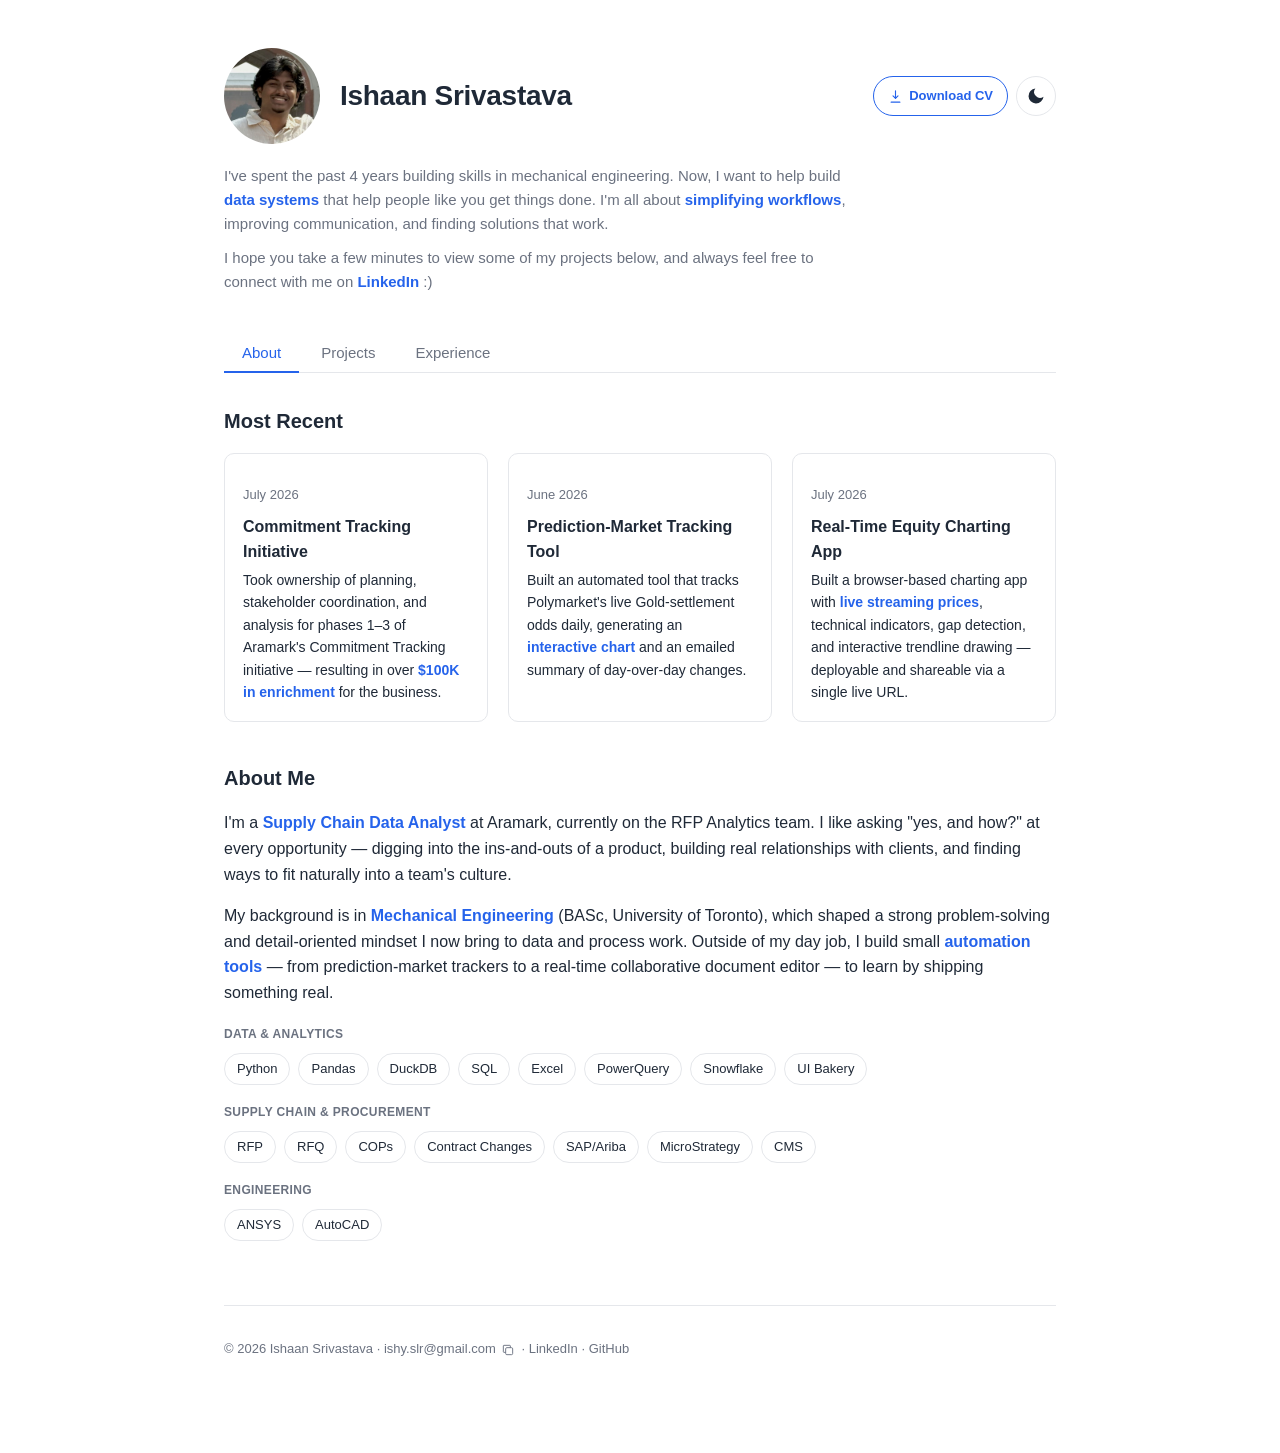
<file: index.html>
<!DOCTYPE html>
<html lang="en">
<head>
  <meta charset="UTF-8" />
  <meta name="viewport" content="width=device-width, initial-scale=1.0" />
  <title>Ishaan Srivastava — Portfolio</title>
  <meta name="description" content="Portfolio of Ishaan Srivastava, a Supply Chain Data Analyst at Aramark with a Mechanical Engineering background, building automation tools and AI-assisted side projects." />
  <meta property="og:type" content="website" />
  <meta property="og:title" content="Ishaan Srivastava — Portfolio" />
  <meta property="og:description" content="Portfolio of Ishaan Srivastava, a Supply Chain Data Analyst at Aramark with a Mechanical Engineering background, building automation tools and AI-assisted side projects." />
  <meta property="og:image" content="https://ishaansrivastava1.github.io/website-v7/avatar.jpg" />
  <meta property="og:image:alt" content="Photo of Ishaan Srivastava" />
  <meta name="twitter:card" content="summary_large_image" />
  <meta name="twitter:title" content="Ishaan Srivastava — Portfolio" />
  <meta name="twitter:description" content="Portfolio of Ishaan Srivastava, a Supply Chain Data Analyst at Aramark with a Mechanical Engineering background, building automation tools and AI-assisted side projects." />
  <meta name="twitter:image" content="https://ishaansrivastava1.github.io/website-v7/avatar.jpg" />
  <link rel="icon" type="image/png" href="favicon.png" />
  <link rel="apple-touch-icon" href="favicon.png" />
  <link rel="stylesheet" href="styles.css" />
</head>
<body>
  <div class="page">
    <header class="header">
      <div class="header-top">
        <div class="avatar">
          <img src="avatar.jpg" alt="Photo of Ishaan Srivastava" width="96" height="96" />
        </div>
        <div class="header-text">
          <h1>Ishaan Srivastava</h1>
        </div>
        <div class="header-actions">
          <a
            class="cv-download"
            href="Ishaan-Srivastava-CV.pdf"
            download
            aria-label="Download CV as PDF"
            title="Download CV (PDF)"
          >
            <svg viewBox="0 0 24 24" fill="none" xmlns="http://www.w3.org/2000/svg" aria-hidden="true">
              <path d="M12 3v12m0 0l-4-4m4 4l4-4M5 21h14" stroke="currentColor" stroke-width="1.8" stroke-linecap="round" stroke-linejoin="round" />
            </svg>
            <span class="cv-label">Download CV</span>
          </a>
          <button
            id="theme-toggle"
            class="icon-button"
            type="button"
            aria-label="Switch to dark mode"
            title="Switch to dark mode"
          >
            <svg class="icon-moon" viewBox="0 0 24 24" fill="none" xmlns="http://www.w3.org/2000/svg" aria-hidden="true">
              <path d="M21 12.79A9 9 0 1 1 11.21 3 7 7 0 0 0 21 12.79z" fill="currentColor" />
            </svg>
            <svg class="icon-sun" viewBox="0 0 24 24" fill="none" xmlns="http://www.w3.org/2000/svg" aria-hidden="true" hidden>
              <circle cx="12" cy="12" r="4" fill="currentColor" />
              <path d="M12 2v2M12 20v2M4 12H2M22 12h-2M5 5l1.5 1.5M17.5 17.5L19 19M5 19l1.5-1.5M17.5 6.5L19 5" stroke="currentColor" stroke-width="2" stroke-linecap="round" />
            </svg>
          </button>
        </div>
      </div>
      <div class="header-bio">
        <p>
          I've spent the past 4 years building skills in mechanical engineering. Now, I want to help
          build <span class="highlight">data systems</span> that help people like you get things done.
          I'm all about <span class="highlight">simplifying workflows</span>, improving communication,
          and finding solutions that work.
        </p>
        <p>
          I hope you take a few minutes to view some of my projects below, and always feel free to
          connect with me on
          <a href="https://www.linkedin.com/in/ishaan-srivastava-78034918b/" target="_blank" rel="noopener noreferrer">LinkedIn</a> :)
        </p>
      </div>
    </header>

    <nav class="tabs" role="tablist">
      <button class="tab-btn active" data-tab="about" role="tab" aria-selected="true">About</button>
      <button class="tab-btn" data-tab="projects" role="tab" aria-selected="false">Projects</button>
      <button class="tab-btn" data-tab="experience" role="tab" aria-selected="false">Experience</button>
    </nav>

    <main class="content">
      <section id="about" class="tab-panel" role="tabpanel">
        <h2>Most Recent</h2>
        <div class="card-grid">
          <a class="card" href="#experience">
            <p class="caption">July 2026</p>
            <h3>Commitment Tracking Initiative</h3>
            <p>Took ownership of planning, stakeholder coordination, and analysis for phases 1–3 of Aramark's Commitment Tracking initiative — resulting in over <span class="highlight">$100K in enrichment</span> for the business.</p>
          </a>
          <a class="card" href="project-gold-odds.html">
            <p class="caption">June 2026</p>
            <h3>Prediction-Market Tracking Tool</h3>
            <p>Built an automated tool that tracks Polymarket's live Gold-settlement odds daily, generating an <span class="highlight">interactive chart</span> and an emailed summary of day-over-day changes.</p>
          </a>
          <a class="card" href="project-equity-charts.html">
            <p class="caption">July 2026</p>
            <h3>Real-Time Equity Charting App</h3>
            <p>Built a browser-based charting app with <span class="highlight">live streaming prices</span>, technical indicators, gap detection, and interactive trendline drawing — deployable and shareable via a single live URL.</p>
          </a>
        </div>

        <h2>About Me</h2>
        <p>
          I'm a <span class="highlight">Supply Chain Data Analyst</span> at Aramark, currently on the RFP
          Analytics team. I like asking "yes, and how?" at every opportunity — digging into the
          ins-and-outs of a product, building real relationships with clients, and finding ways to fit
          naturally into a team's culture.
        </p>
        <p>
          My background is in <span class="highlight">Mechanical Engineering</span> (BASc, University of
          Toronto), which shaped a strong problem-solving and detail-oriented mindset I now bring to data
          and process work. Outside of my day job, I build small <span class="highlight">automation tools</span>
          — from prediction-market trackers to a real-time collaborative document editor — to learn by
          shipping something real.
        </p>
        <div class="skill-groups">
          <div class="skill-group">
            <p class="skill-group-label">Data &amp; Analytics</p>
            <div class="skill-tags">
              <span class="tag">Python</span>
              <span class="tag">Pandas</span>
              <span class="tag">DuckDB</span>
              <span class="tag">SQL</span>
              <span class="tag">Excel</span>
              <span class="tag">PowerQuery</span>
              <span class="tag">Snowflake</span>
              <span class="tag">UI Bakery</span>
            </div>
          </div>
          <div class="skill-group">
            <p class="skill-group-label">Supply Chain &amp; Procurement</p>
            <div class="skill-tags">
              <span class="tag">RFP</span>
              <span class="tag">RFQ</span>
              <span class="tag">COPs</span>
              <span class="tag">Contract Changes</span>
              <span class="tag">SAP/Ariba</span>
              <span class="tag">MicroStrategy</span>
              <span class="tag">CMS</span>
            </div>
          </div>
          <div class="skill-group">
            <p class="skill-group-label">Engineering</p>
            <div class="skill-tags">
              <span class="tag">ANSYS</span>
              <span class="tag">AutoCAD</span>
            </div>
          </div>
        </div>
      </section>

      <section id="projects" class="tab-panel" role="tabpanel" hidden>
        <h2>Personal Projects</h2>
        <div class="card-grid">
          <a class="card" href="project-equity-charts.html">
            <h3>Real-Time Equity Charting App</h3>
            <p class="caption">Python · FastAPI · WebSockets · Alpaca API · TradingView Lightweight Charts · Render</p>
            <p>A browser-based mini trading terminal: searchable tickers, <span class="highlight">live streaming prices</span>, candlestick charts with gap detection, EMA/SMA/Bollinger/RSI/MACD indicators, and interactive trendline drawing.</p>
          </a>
          <a class="card" href="project-gold-odds.html">
            <h3>Automated Prediction-Market Tracking</h3>
            <p class="caption">Python · REST APIs · Matplotlib · Plotly · SMTP · Cron · Bash</p>
            <p>Built a tool that checks Polymarket's odds on June Gold prices daily, tracks how odds shift over time, and emails a summary highlighting the <span class="highlight">biggest changes</span> — plus an interactive, zoomable chart.</p>
          </a>
          <a class="card" href="project-mu-ema.html">
            <h3>Automated Technical-Analysis Reporting Tool</h3>
            <p class="caption">Python · Time-Series Analysis · Matplotlib · Plotly · REST APIs · SMTP · Cron</p>
            <p>Pulls a year of $MU price history, calculates <span class="highlight">9/21/48-day EMAs</span>, flags crossovers, and emails a daily chart and summary after market close.</p>
          </a>
          <a class="card" href="project-google-docs.html">
            <h3>Local Google Docs Clone</h3>
            <p class="caption">Next.js 16 · TypeScript · Convex · TipTap/ProseMirror · Tailwind · shadcn/ui</p>
            <p>A fully working, <span class="highlight">real-time collaborative</span> document editor — live cursors, avatars, and custom text-size/indentation controls — built to test how far AI-assisted development can go.</p>
          </a>
        </div>

        <h2>Academic Projects</h2>
        <div class="card-grid">
          <a class="card" href="project-solar-pv.html">
            <h3>4th Year Capstone - Solar Water Heating and Lighting Solution</h3>
            <p class="caption">Python Thermal Modeling · Economic Analysis · Prototyping · Vendor Sourcing</p>
            <p>Designed and helped implement a solar water heating system for an orphanage in Mexico, validated with a custom Python thermal model and physical prototype, cutting operating costs by <span class="highlight">$322–$394/month</span> at a $5,873 capital cost.</p>
          </a>
          <a class="card" href="project-product-design.html">
            <h3>Product Design — MIE540 Design Project</h3>
            <p class="caption">PFD · FMEA · Taguchi Methods · AutoCAD</p>
            <p>Built a business case for a ping-pong launcher, including a <span class="highlight">Failure Mode Effect Analysis</span>, Taguchi L9 noise experiments, and a 3D-printed working prototype.</p>
          </a>
          <a class="card" href="project-lca.html">
            <h3>Life Cycle Assessment — MIE315 Consulting Project</h3>
            <p class="caption">ISO 14040/44 · Financial Feasibility · NPV Analysis</p>
            <p>Conducted a full <span class="highlight">Life Cycle Assessment</span> comparing LED vs. CFL bulbs, paired with a financial feasibility analysis (NPV, payback period) and a professional technical report.</p>
          </a>
        </div>
      </section>

      <section id="experience" class="tab-panel" role="tabpanel" hidden>
        <h2>Education</h2>
        <div class="timeline">
          <div class="timeline-item">
            <h3>BASc Mechanical Engineering <span class="caption">— University of Toronto, Sept 2019 – Apr 2025</span></h3>
            <ul class="bullet-list">
              <li>4th-Year GPA: <span class="highlight">3.38 / 4.00</span></li>
              <li>Professional Experience Year &amp; Minor in Engineering Business</li>
            </ul>
          </div>
        </div>

        <h2>Skills</h2>
        <ul class="skill-list">
          <li><span class="highlight">Excel</span> <span class="caption">PowerQuery, what-if analysis, lookups, dynamic filtering</span></li>
          <li><span class="highlight">SQL</span> <span class="caption">DQL &amp; DML</span></li>
          <li><span class="highlight">Python</span> <span class="caption">Pandas &amp; DuckDB</span></li>
          <li><span class="highlight">Supply Chain Processes</span> <span class="caption">RFP, RFQ, contract changes, COPs</span></li>
        </ul>

        <h2>Work Experience</h2>
        <div class="timeline">
          <div class="timeline-item">
            <h3>Supply Chain Data Analyst — RFP Analytics Team <span class="caption">— Aramark Canada, Mississauga, ON · Sept 2025 – Present</span></h3>
            <ul class="bullet-list">
              <li>Pulled, cleaned, and analyzed large datasets (<span class="highlight">400k+ rows</span>) daily using Excel, SQL, and Python; managed and updated central databases in Snowflake and UI Bakery.</li>
              <li>Helped improve average response time from <span class="highlight">5 days to 3 days</span> with our primary Healthcare partner through research, monthly update reports, and proactive communication of ad hoc product updates.</li>
              <li>Reduced time to completion of two major yearly projects from <span class="highlight">1.5 months to 3 weeks</span> by organizing work into sections, clarifying requirements with management, and automating with Python + Excel.</li>
              <li>Took ownership of the Commitment Tracking initiative — planning timelines, organizing stakeholder meetings, and conducting analysis for phases 1–3 — resulting in over <span class="highlight">$100K in enrichment</span> for the business.</li>
              <li>Continuously collaborate with procurement, finance, legal, and other cross-functional teams to gather feedback and improve data needs.</li>
            </ul>
          </div>
          <div class="timeline-item">
            <h3>Procurement &amp; Category Management Co-op — Construction Projects <span class="caption">— Toronto Transit Commission (TTC), Toronto, ON · May 2023 – Aug 2024</span></h3>
            <ul class="bullet-list">
              <li>Managed 10 post-award contracts for planning, design, construction, and administration of infrastructure projects totaling over <span class="highlight">$10M</span>.</li>
              <li>Created, issued, and revised CCs, CDs, RFQs, and COPs using MicroStrategy, SAP/Ariba, and CMS software, maintaining a <span class="highlight">90% compliance rate</span>.</li>
              <li>Coordinated with estimating, scheduling, and cost management teams to prepare 118 project estimates, reducing payments by an <span class="highlight">average of 20%</span>.</li>
              <li>Prepared presentations for management and clients, proactively keeping stakeholders updated.</li>
              <li>Built personal task-tracker spreadsheets to apply continuous improvement principles, tracking and resolving discrepancies incrementally.</li>
            </ul>
          </div>
        </div>

        <h2>Awards &amp; Achievements</h2>
        <ul class="bullet-list">
          <li>Bonuses for completing the Commitment Tracking and 2026 RFP Scoring projects at Aramark ahead of schedule.</li>
          <li>Selected as <span class="highlight">1 of 20 people</span> for Aramark's AI Builders initiative.</li>
          <li>UofT Lassonde Entrance Scholarship.</li>
        </ul>
      </section>
    </main>

    <footer class="footer">
      <p>
        © 2026 Ishaan Srivastava ·
        <span class="contact-email">
          <a href="mailto:ishy.slr@gmail.com">ishy.slr@gmail.com</a>
          <button
            type="button"
            class="copy-email-btn"
            data-email="ishy.slr@gmail.com"
            aria-label="Copy email address"
            title="Copy email address"
          >
            <svg class="icon-copy" viewBox="0 0 24 24" fill="none" xmlns="http://www.w3.org/2000/svg" aria-hidden="true">
              <rect x="8" y="8" width="12" height="12" rx="2" stroke="currentColor" stroke-width="1.6" />
              <path d="M16 8V5a1 1 0 0 0-1-1H5a1 1 0 0 0-1 1v10a1 1 0 0 0 1 1h3" stroke="currentColor" stroke-width="1.6" />
            </svg>
            <svg class="icon-check" viewBox="0 0 24 24" fill="none" xmlns="http://www.w3.org/2000/svg" aria-hidden="true" hidden>
              <path d="M5 13l4 4L19 7" stroke="currentColor" stroke-width="2" stroke-linecap="round" stroke-linejoin="round" />
            </svg>
          </button>
          <span class="copy-feedback" role="status" aria-live="polite"></span>
        </span>
        · <a href="https://www.linkedin.com/in/ishaan-srivastava-78034918b/" target="_blank" rel="noopener noreferrer">LinkedIn</a> · <a href="https://github.com/IshaanSrivastava1" target="_blank" rel="noopener noreferrer">GitHub</a>
      </p>
    </footer>
  </div>

  <button
    id="back-to-top"
    class="back-to-top"
    type="button"
    aria-label="Back to top"
    title="Back to top"
  >
    <svg viewBox="0 0 24 24" fill="none" xmlns="http://www.w3.org/2000/svg" aria-hidden="true">
      <path d="M12 19V5M5 12l7-7 7 7" stroke="currentColor" stroke-width="2" stroke-linecap="round" stroke-linejoin="round" />
    </svg>
  </button>

  <script src="script.js"></script>
</body>
</html>
</file>
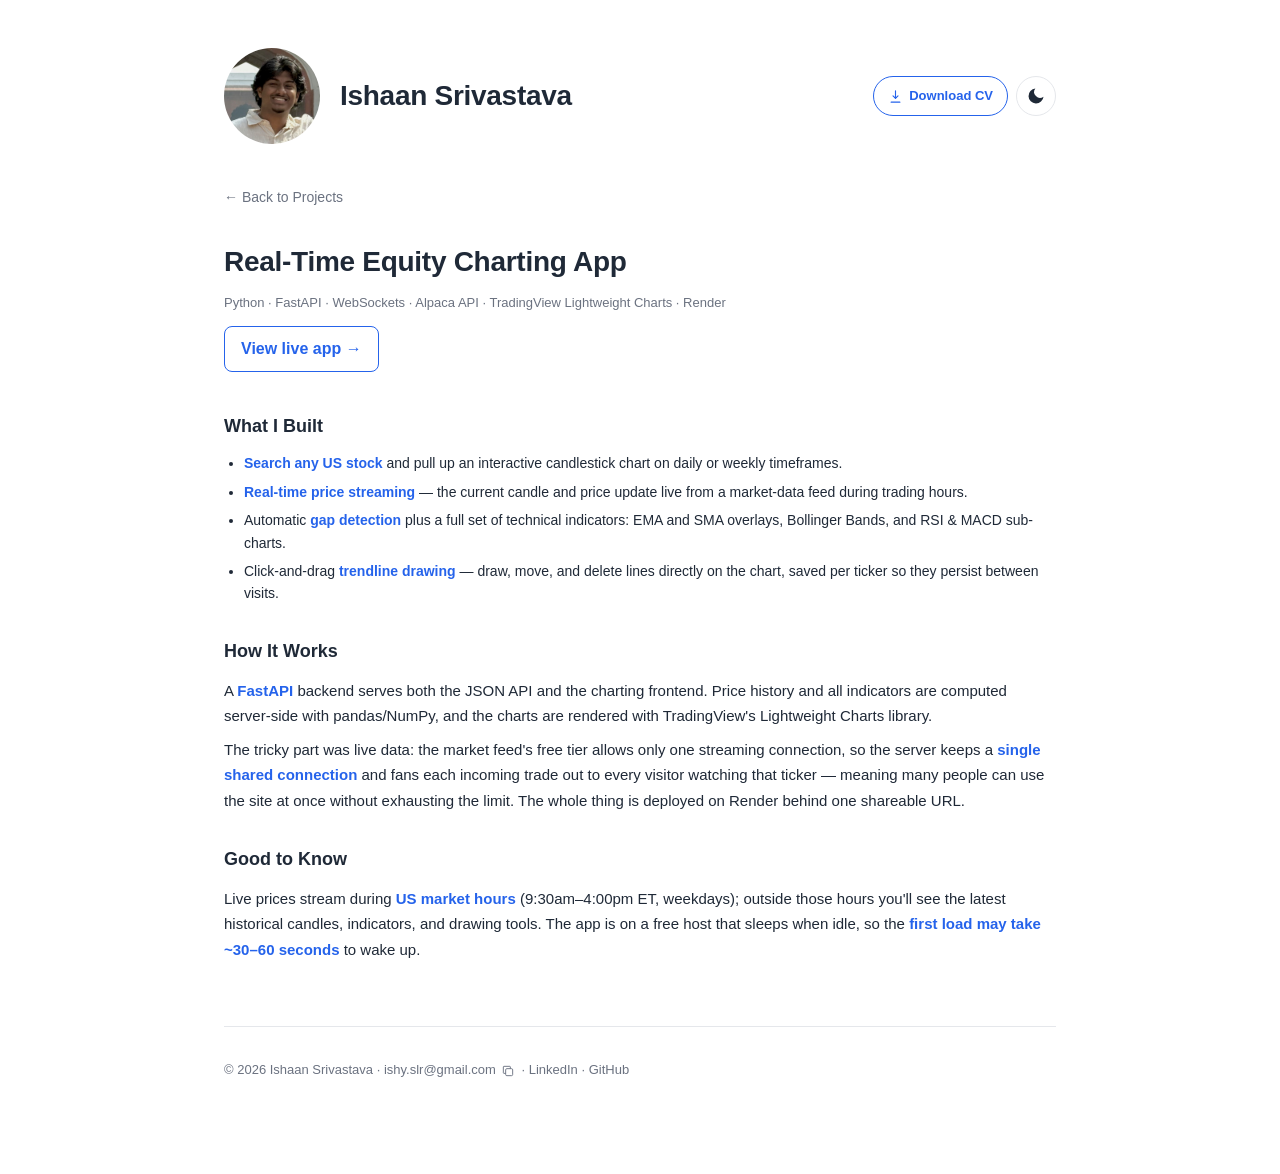
<file: project-equity-charts.html>
<!DOCTYPE html>
<html lang="en">
<head>
  <meta charset="UTF-8" />
  <meta name="viewport" content="width=device-width, initial-scale=1.0" />
  <title>Real-Time Equity Charting App — Ishaan Srivastava</title>
  <link rel="icon" type="image/png" href="favicon.png" />
  <link rel="apple-touch-icon" href="favicon.png" />
  <link rel="stylesheet" href="styles.css" />
</head>
<body>
  <div class="page">
    <header class="header">
      <div class="header-top">
        <div class="avatar">
          <img src="avatar.jpg" alt="Photo of Ishaan Srivastava" width="96" height="96" />
        </div>
        <div class="header-text">
          <h1>Ishaan Srivastava</h1>
        </div>
        <div class="header-actions">
          <a class="cv-download" href="Ishaan-Srivastava-CV.pdf" download aria-label="Download CV as PDF" title="Download CV (PDF)">
            <svg viewBox="0 0 24 24" fill="none" xmlns="http://www.w3.org/2000/svg" aria-hidden="true">
              <path d="M12 3v12m0 0l-4-4m4 4l4-4M5 21h14" stroke="currentColor" stroke-width="1.8" stroke-linecap="round" stroke-linejoin="round" />
            </svg>
            <span class="cv-label">Download CV</span>
          </a>
          <button id="theme-toggle" class="icon-button" type="button" aria-label="Switch to dark mode" title="Switch to dark mode">
            <svg class="icon-moon" viewBox="0 0 24 24" fill="none" xmlns="http://www.w3.org/2000/svg" aria-hidden="true">
              <path d="M21 12.79A9 9 0 1 1 11.21 3 7 7 0 0 0 21 12.79z" fill="currentColor" />
            </svg>
            <svg class="icon-sun" viewBox="0 0 24 24" fill="none" xmlns="http://www.w3.org/2000/svg" aria-hidden="true" hidden>
              <circle cx="12" cy="12" r="4" fill="currentColor" />
              <path d="M12 2v2M12 20v2M4 12H2M22 12h-2M5 5l1.5 1.5M17.5 17.5L19 19M5 19l1.5-1.5M17.5 6.5L19 5" stroke="currentColor" stroke-width="2" stroke-linecap="round" />
            </svg>
          </button>
        </div>
      </div>
    </header>

    <main class="content">
      <a href="index.html#projects" class="back-link">← Back to Projects</a>

      <div class="project-hero">
        <h1>Real-Time Equity Charting App</h1>
        <p class="caption">Python · FastAPI · WebSockets · Alpaca API · TradingView Lightweight Charts · Render</p>
        <a href="https://equity-charts.onrender.com" class="live-link" target="_blank" rel="noopener noreferrer">View live app →</a>
      </div>

      <div class="project-section">
        <h2>What I Built</h2>
        <ul class="bullet-list">
          <li><span class="highlight">Search any US stock</span> and pull up an interactive candlestick chart on daily or weekly timeframes.</li>
          <li><span class="highlight">Real-time price streaming</span> — the current candle and price update live from a market-data feed during trading hours.</li>
          <li>Automatic <span class="highlight">gap detection</span> plus a full set of technical indicators: EMA and SMA overlays, Bollinger Bands, and RSI &amp; MACD sub-charts.</li>
          <li>Click-and-drag <span class="highlight">trendline drawing</span> — draw, move, and delete lines directly on the chart, saved per ticker so they persist between visits.</li>
        </ul>
      </div>

      <div class="project-section">
        <h2>How It Works</h2>
        <p>A <span class="highlight">FastAPI</span> backend serves both the JSON API and the charting frontend. Price history and all indicators are computed server-side with pandas/NumPy, and the charts are rendered with TradingView's Lightweight Charts library.</p>
        <p>The tricky part was live data: the market feed's free tier allows only one streaming connection, so the server keeps a <span class="highlight">single shared connection</span> and fans each incoming trade out to every visitor watching that ticker — meaning many people can use the site at once without exhausting the limit. The whole thing is deployed on Render behind one shareable URL.</p>
      </div>

      <div class="project-section">
        <h2>Good to Know</h2>
        <p>Live prices stream during <span class="highlight">US market hours</span> (9:30am–4:00pm ET, weekdays); outside those hours you'll see the latest historical candles, indicators, and drawing tools. The app is on a free host that sleeps when idle, so the <span class="highlight">first load may take ~30–60 seconds</span> to wake up.</p>
      </div>
    </main>

    <footer class="footer">
      <p>
        © 2026 Ishaan Srivastava ·
        <span class="contact-email">
          <a href="mailto:ishy.slr@gmail.com">ishy.slr@gmail.com</a>
          <button type="button" class="copy-email-btn" data-email="ishy.slr@gmail.com" aria-label="Copy email address" title="Copy email address">
            <svg class="icon-copy" viewBox="0 0 24 24" fill="none" xmlns="http://www.w3.org/2000/svg" aria-hidden="true">
              <rect x="8" y="8" width="12" height="12" rx="2" stroke="currentColor" stroke-width="1.6" />
              <path d="M16 8V5a1 1 0 0 0-1-1H5a1 1 0 0 0-1 1v10a1 1 0 0 0 1 1h3" stroke="currentColor" stroke-width="1.6" />
            </svg>
            <svg class="icon-check" viewBox="0 0 24 24" fill="none" xmlns="http://www.w3.org/2000/svg" aria-hidden="true" hidden>
              <path d="M5 13l4 4L19 7" stroke="currentColor" stroke-width="2" stroke-linecap="round" stroke-linejoin="round" />
            </svg>
          </button>
          <span class="copy-feedback" role="status" aria-live="polite"></span>
        </span>
        · <a href="https://www.linkedin.com/in/ishaan-srivastava-78034918b/" target="_blank" rel="noopener noreferrer">LinkedIn</a> · <a href="https://github.com/IshaanSrivastava1" target="_blank" rel="noopener noreferrer">GitHub</a>
      </p>
    </footer>
  </div>

  <button id="back-to-top" class="back-to-top" type="button" aria-label="Back to top" title="Back to top">
    <svg viewBox="0 0 24 24" fill="none" xmlns="http://www.w3.org/2000/svg" aria-hidden="true">
      <path d="M12 19V5M5 12l7-7 7 7" stroke="currentColor" stroke-width="2" stroke-linecap="round" stroke-linejoin="round" />
    </svg>
  </button>

  <script src="script.js"></script>
</body>
</html>
</file>
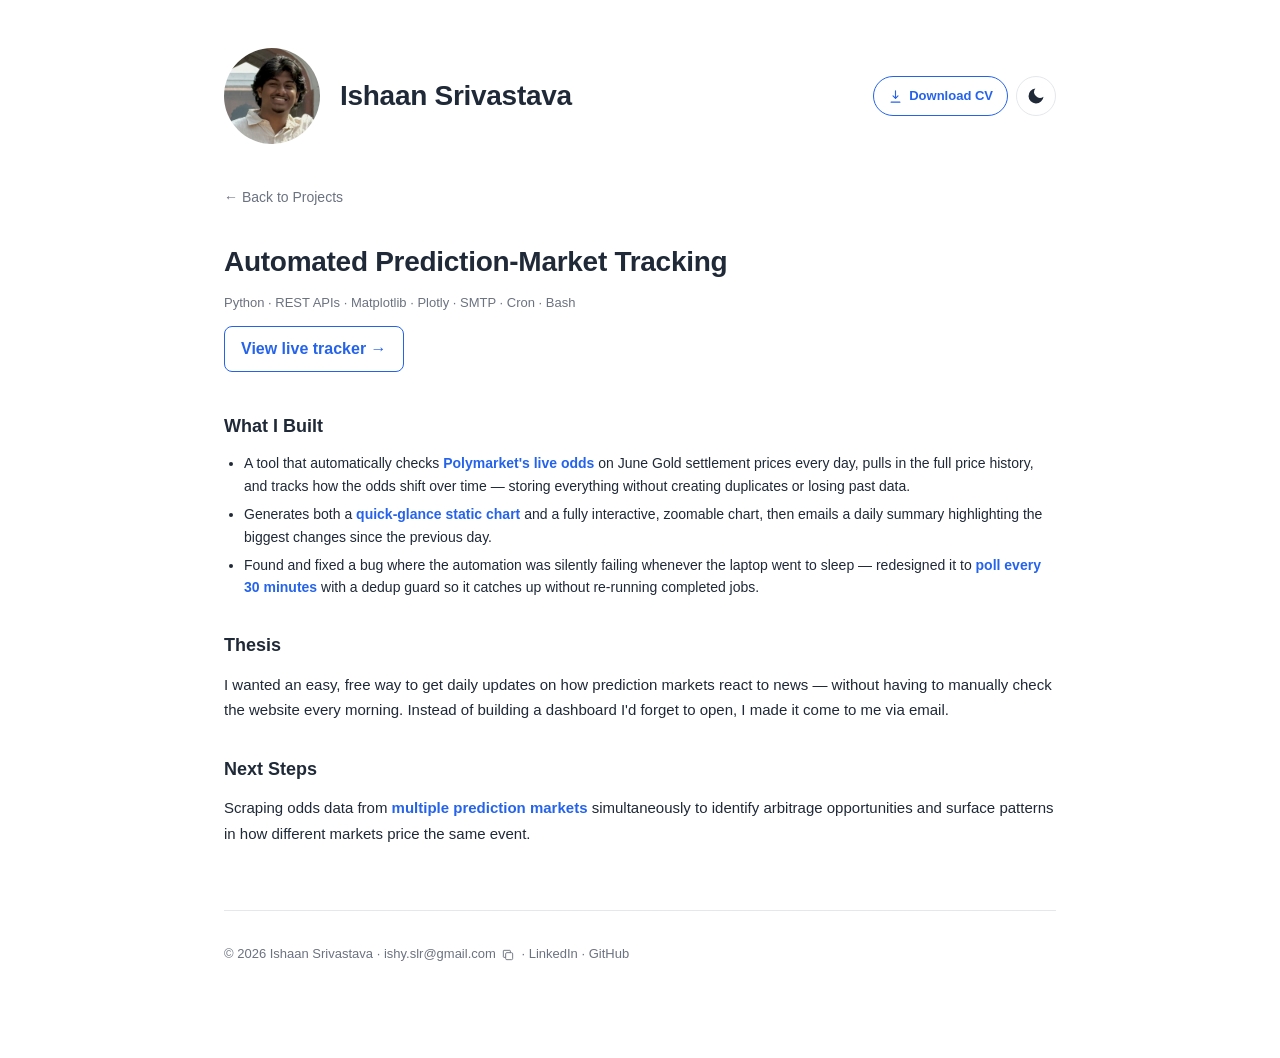
<file: project-gold-odds.html>
<!DOCTYPE html>
<html lang="en">
<head>
  <meta charset="UTF-8" />
  <meta name="viewport" content="width=device-width, initial-scale=1.0" />
  <title>Automated Prediction-Market Tracking — Ishaan Srivastava</title>
  <link rel="icon" type="image/png" href="favicon.png" />
  <link rel="apple-touch-icon" href="favicon.png" />
  <link rel="stylesheet" href="styles.css" />
</head>
<body>
  <div class="page">
    <header class="header">
      <div class="header-top">
        <div class="avatar">
          <img src="avatar.jpg" alt="Photo of Ishaan Srivastava" width="96" height="96" />
        </div>
        <div class="header-text">
          <h1>Ishaan Srivastava</h1>
        </div>
        <div class="header-actions">
          <a class="cv-download" href="Ishaan-Srivastava-CV.pdf" download aria-label="Download CV as PDF" title="Download CV (PDF)">
            <svg viewBox="0 0 24 24" fill="none" xmlns="http://www.w3.org/2000/svg" aria-hidden="true">
              <path d="M12 3v12m0 0l-4-4m4 4l4-4M5 21h14" stroke="currentColor" stroke-width="1.8" stroke-linecap="round" stroke-linejoin="round" />
            </svg>
            <span class="cv-label">Download CV</span>
          </a>
          <button id="theme-toggle" class="icon-button" type="button" aria-label="Switch to dark mode" title="Switch to dark mode">
            <svg class="icon-moon" viewBox="0 0 24 24" fill="none" xmlns="http://www.w3.org/2000/svg" aria-hidden="true">
              <path d="M21 12.79A9 9 0 1 1 11.21 3 7 7 0 0 0 21 12.79z" fill="currentColor" />
            </svg>
            <svg class="icon-sun" viewBox="0 0 24 24" fill="none" xmlns="http://www.w3.org/2000/svg" aria-hidden="true" hidden>
              <circle cx="12" cy="12" r="4" fill="currentColor" />
              <path d="M12 2v2M12 20v2M4 12H2M22 12h-2M5 5l1.5 1.5M17.5 17.5L19 19M5 19l1.5-1.5M17.5 6.5L19 5" stroke="currentColor" stroke-width="2" stroke-linecap="round" />
            </svg>
          </button>
        </div>
      </div>
    </header>

    <main class="content">
      <a href="index.html#projects" class="back-link">← Back to Projects</a>

      <div class="project-hero">
        <h1>Automated Prediction-Market Tracking</h1>
        <p class="caption">Python · REST APIs · Matplotlib · Plotly · SMTP · Cron · Bash</p>
        <a href="https://ishaansrivastava1.github.io/markets-dashboard/#gold" class="live-link" target="_blank" rel="noopener noreferrer">View live tracker →</a>
      </div>

      <div class="project-section">
        <h2>What I Built</h2>
        <ul class="bullet-list">
          <li>A tool that automatically checks <span class="highlight">Polymarket's live odds</span> on June Gold settlement prices every day, pulls in the full price history, and tracks how the odds shift over time — storing everything without creating duplicates or losing past data.</li>
          <li>Generates both a <span class="highlight">quick-glance static chart</span> and a fully interactive, zoomable chart, then emails a daily summary highlighting the biggest changes since the previous day.</li>
          <li>Found and fixed a bug where the automation was silently failing whenever the laptop went to sleep — redesigned it to <span class="highlight">poll every 30 minutes</span> with a dedup guard so it catches up without re-running completed jobs.</li>
        </ul>
      </div>

      <div class="project-section">
        <h2>Thesis</h2>
        <p>I wanted an easy, free way to get daily updates on how prediction markets react to news — without having to manually check the website every morning. Instead of building a dashboard I'd forget to open, I made it come to me via email.</p>
      </div>

      <div class="project-section">
        <h2>Next Steps</h2>
        <p>Scraping odds data from <span class="highlight">multiple prediction markets</span> simultaneously to identify arbitrage opportunities and surface patterns in how different markets price the same event.</p>
      </div>
    </main>

    <footer class="footer">
      <p>
        © 2026 Ishaan Srivastava ·
        <span class="contact-email">
          <a href="mailto:ishy.slr@gmail.com">ishy.slr@gmail.com</a>
          <button type="button" class="copy-email-btn" data-email="ishy.slr@gmail.com" aria-label="Copy email address" title="Copy email address">
            <svg class="icon-copy" viewBox="0 0 24 24" fill="none" xmlns="http://www.w3.org/2000/svg" aria-hidden="true">
              <rect x="8" y="8" width="12" height="12" rx="2" stroke="currentColor" stroke-width="1.6" />
              <path d="M16 8V5a1 1 0 0 0-1-1H5a1 1 0 0 0-1 1v10a1 1 0 0 0 1 1h3" stroke="currentColor" stroke-width="1.6" />
            </svg>
            <svg class="icon-check" viewBox="0 0 24 24" fill="none" xmlns="http://www.w3.org/2000/svg" aria-hidden="true" hidden>
              <path d="M5 13l4 4L19 7" stroke="currentColor" stroke-width="2" stroke-linecap="round" stroke-linejoin="round" />
            </svg>
          </button>
          <span class="copy-feedback" role="status" aria-live="polite"></span>
        </span>
        · <a href="https://www.linkedin.com/in/ishaan-srivastava-78034918b/" target="_blank" rel="noopener noreferrer">LinkedIn</a> · <a href="https://github.com/IshaanSrivastava1" target="_blank" rel="noopener noreferrer">GitHub</a>
      </p>
    </footer>
  </div>

  <button id="back-to-top" class="back-to-top" type="button" aria-label="Back to top" title="Back to top">
    <svg viewBox="0 0 24 24" fill="none" xmlns="http://www.w3.org/2000/svg" aria-hidden="true">
      <path d="M12 19V5M5 12l7-7 7 7" stroke="currentColor" stroke-width="2" stroke-linecap="round" stroke-linejoin="round" />
    </svg>
  </button>

  <script src="script.js"></script>
</body>
</html>
</file>
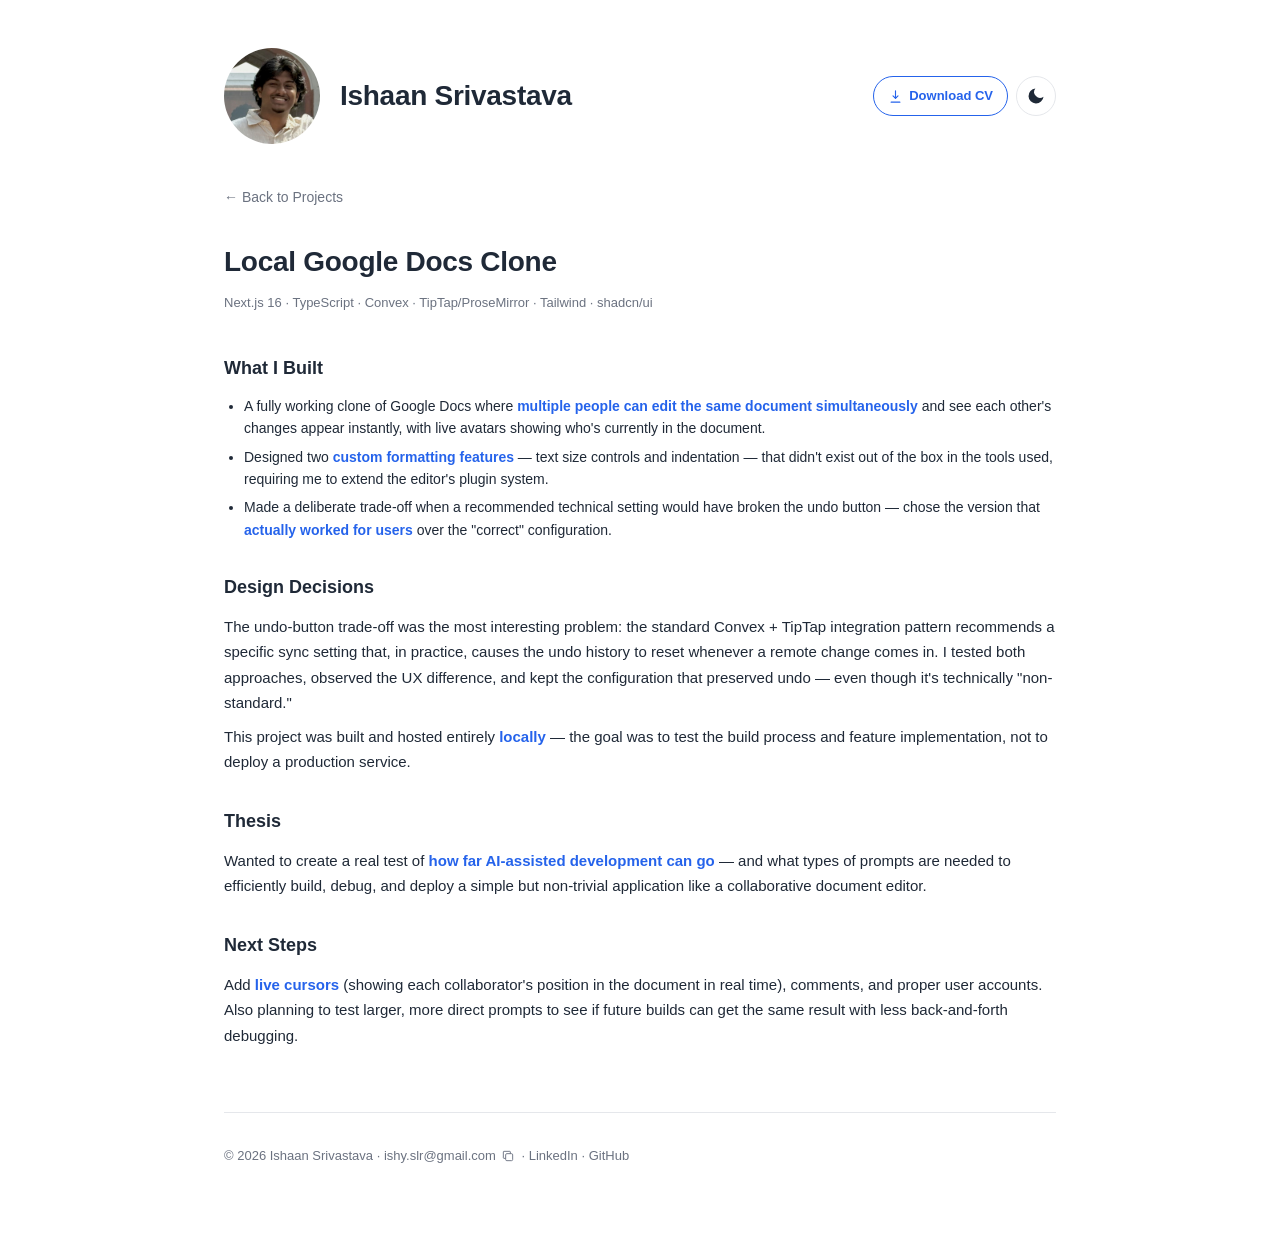
<file: project-google-docs.html>
<!DOCTYPE html>
<html lang="en">
<head>
  <meta charset="UTF-8" />
  <meta name="viewport" content="width=device-width, initial-scale=1.0" />
  <title>Local Google Docs Clone — Ishaan Srivastava</title>
  <link rel="icon" type="image/png" href="favicon.png" />
  <link rel="apple-touch-icon" href="favicon.png" />
  <link rel="stylesheet" href="styles.css" />
</head>
<body>
  <div class="page">
    <header class="header">
      <div class="header-top">
        <div class="avatar">
          <img src="avatar.jpg" alt="Photo of Ishaan Srivastava" width="96" height="96" />
        </div>
        <div class="header-text">
          <h1>Ishaan Srivastava</h1>
        </div>
        <div class="header-actions">
          <a class="cv-download" href="Ishaan-Srivastava-CV.pdf" download aria-label="Download CV as PDF" title="Download CV (PDF)">
            <svg viewBox="0 0 24 24" fill="none" xmlns="http://www.w3.org/2000/svg" aria-hidden="true">
              <path d="M12 3v12m0 0l-4-4m4 4l4-4M5 21h14" stroke="currentColor" stroke-width="1.8" stroke-linecap="round" stroke-linejoin="round" />
            </svg>
            <span class="cv-label">Download CV</span>
          </a>
          <button id="theme-toggle" class="icon-button" type="button" aria-label="Switch to dark mode" title="Switch to dark mode">
            <svg class="icon-moon" viewBox="0 0 24 24" fill="none" xmlns="http://www.w3.org/2000/svg" aria-hidden="true">
              <path d="M21 12.79A9 9 0 1 1 11.21 3 7 7 0 0 0 21 12.79z" fill="currentColor" />
            </svg>
            <svg class="icon-sun" viewBox="0 0 24 24" fill="none" xmlns="http://www.w3.org/2000/svg" aria-hidden="true" hidden>
              <circle cx="12" cy="12" r="4" fill="currentColor" />
              <path d="M12 2v2M12 20v2M4 12H2M22 12h-2M5 5l1.5 1.5M17.5 17.5L19 19M5 19l1.5-1.5M17.5 6.5L19 5" stroke="currentColor" stroke-width="2" stroke-linecap="round" />
            </svg>
          </button>
        </div>
      </div>
    </header>

    <main class="content">
      <a href="index.html#projects" class="back-link">← Back to Projects</a>

      <div class="project-hero">
        <h1>Local Google Docs Clone</h1>
        <p class="caption">Next.js 16 · TypeScript · Convex · TipTap/ProseMirror · Tailwind · shadcn/ui</p>
      </div>

      <div class="project-section">
        <h2>What I Built</h2>
        <ul class="bullet-list">
          <li>A fully working clone of Google Docs where <span class="highlight">multiple people can edit the same document simultaneously</span> and see each other's changes appear instantly, with live avatars showing who's currently in the document.</li>
          <li>Designed two <span class="highlight">custom formatting features</span> — text size controls and indentation — that didn't exist out of the box in the tools used, requiring me to extend the editor's plugin system.</li>
          <li>Made a deliberate trade-off when a recommended technical setting would have broken the undo button — chose the version that <span class="highlight">actually worked for users</span> over the "correct" configuration.</li>
        </ul>
      </div>

      <div class="project-section">
        <h2>Design Decisions</h2>
        <p>The undo-button trade-off was the most interesting problem: the standard Convex + TipTap integration pattern recommends a specific sync setting that, in practice, causes the undo history to reset whenever a remote change comes in. I tested both approaches, observed the UX difference, and kept the configuration that preserved undo — even though it's technically "non-standard."</p>
        <p>This project was built and hosted entirely <span class="highlight">locally</span> — the goal was to test the build process and feature implementation, not to deploy a production service.</p>
      </div>

      <div class="project-section">
        <h2>Thesis</h2>
        <p>Wanted to create a real test of <span class="highlight">how far AI-assisted development can go</span> — and what types of prompts are needed to efficiently build, debug, and deploy a simple but non-trivial application like a collaborative document editor.</p>
      </div>

      <div class="project-section">
        <h2>Next Steps</h2>
        <p>Add <span class="highlight">live cursors</span> (showing each collaborator's position in the document in real time), comments, and proper user accounts. Also planning to test larger, more direct prompts to see if future builds can get the same result with less back-and-forth debugging.</p>
      </div>
    </main>

    <footer class="footer">
      <p>
        © 2026 Ishaan Srivastava ·
        <span class="contact-email">
          <a href="mailto:ishy.slr@gmail.com">ishy.slr@gmail.com</a>
          <button type="button" class="copy-email-btn" data-email="ishy.slr@gmail.com" aria-label="Copy email address" title="Copy email address">
            <svg class="icon-copy" viewBox="0 0 24 24" fill="none" xmlns="http://www.w3.org/2000/svg" aria-hidden="true">
              <rect x="8" y="8" width="12" height="12" rx="2" stroke="currentColor" stroke-width="1.6" />
              <path d="M16 8V5a1 1 0 0 0-1-1H5a1 1 0 0 0-1 1v10a1 1 0 0 0 1 1h3" stroke="currentColor" stroke-width="1.6" />
            </svg>
            <svg class="icon-check" viewBox="0 0 24 24" fill="none" xmlns="http://www.w3.org/2000/svg" aria-hidden="true" hidden>
              <path d="M5 13l4 4L19 7" stroke="currentColor" stroke-width="2" stroke-linecap="round" stroke-linejoin="round" />
            </svg>
          </button>
          <span class="copy-feedback" role="status" aria-live="polite"></span>
        </span>
        · <a href="https://www.linkedin.com/in/ishaan-srivastava-78034918b/" target="_blank" rel="noopener noreferrer">LinkedIn</a> · <a href="https://github.com/IshaanSrivastava1" target="_blank" rel="noopener noreferrer">GitHub</a>
      </p>
    </footer>
  </div>

  <button id="back-to-top" class="back-to-top" type="button" aria-label="Back to top" title="Back to top">
    <svg viewBox="0 0 24 24" fill="none" xmlns="http://www.w3.org/2000/svg" aria-hidden="true">
      <path d="M12 19V5M5 12l7-7 7 7" stroke="currentColor" stroke-width="2" stroke-linecap="round" stroke-linejoin="round" />
    </svg>
  </button>

  <script src="script.js"></script>
</body>
</html>
</file>
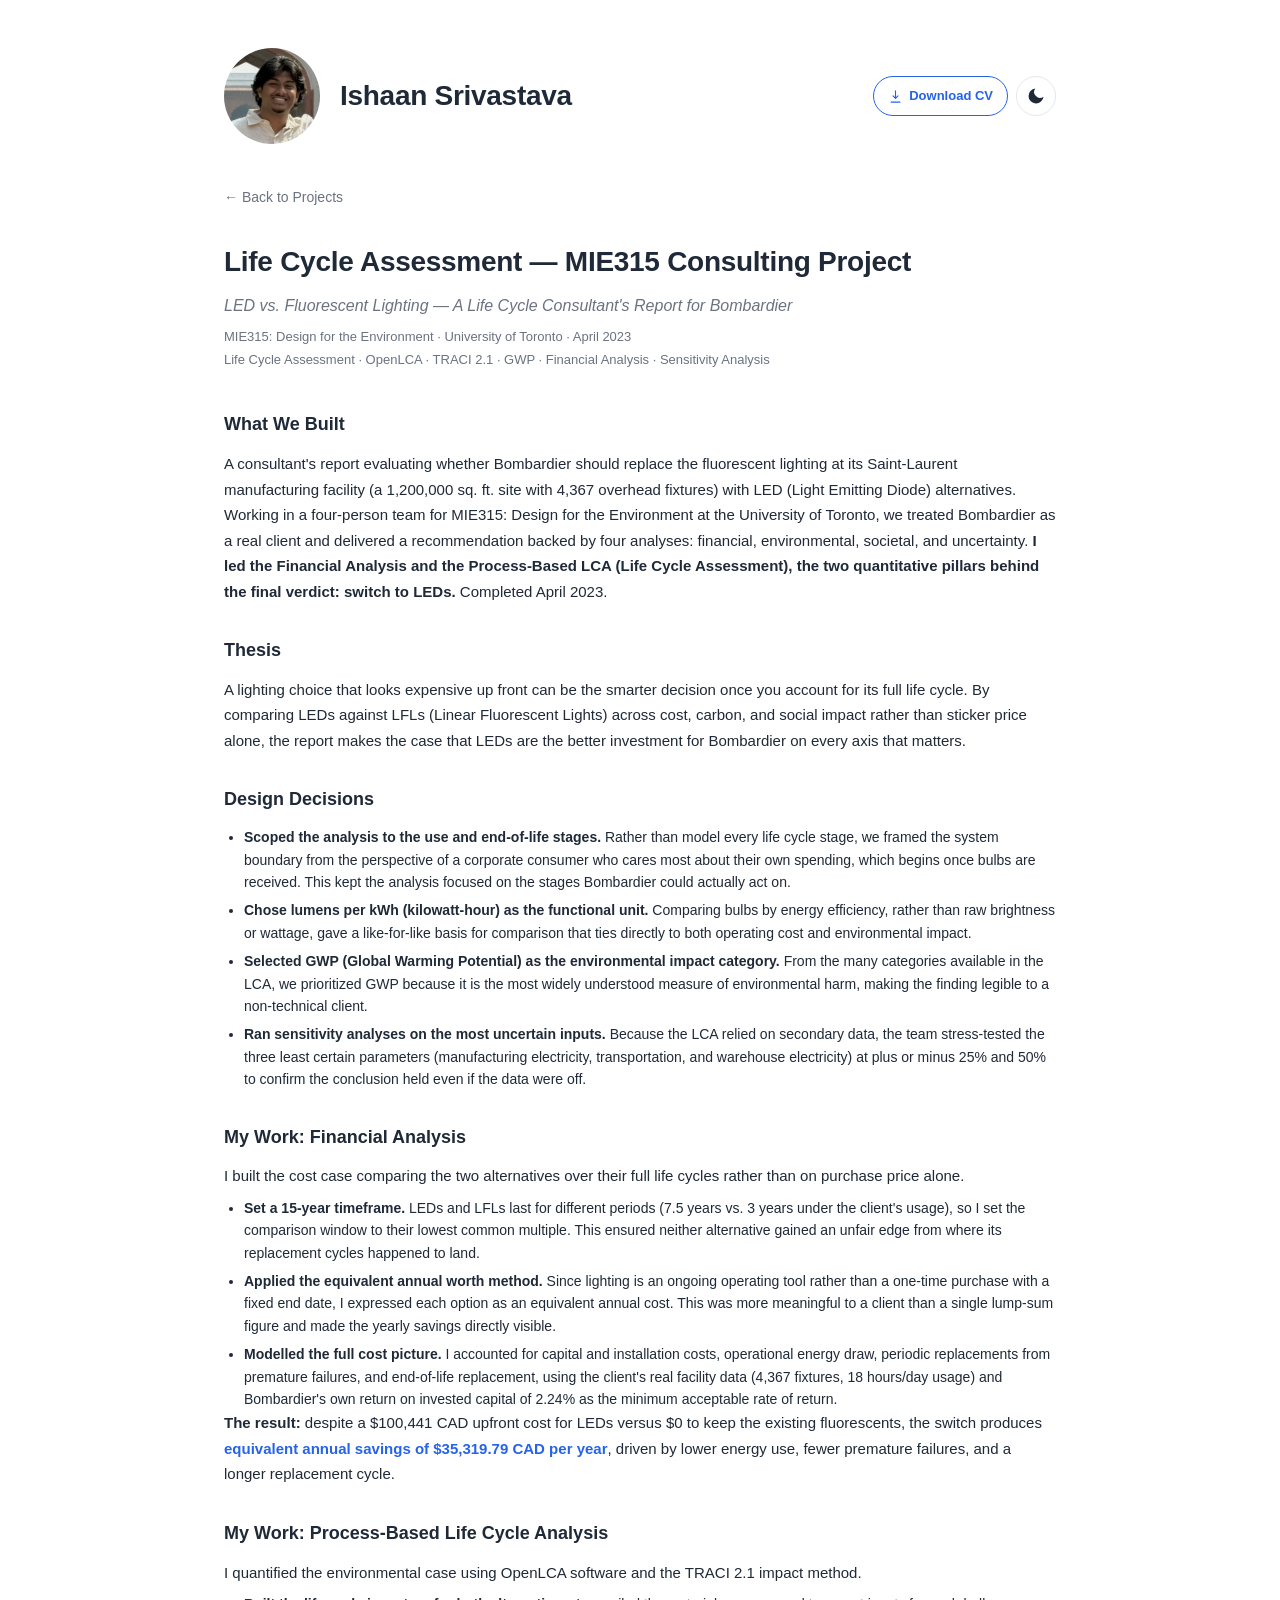
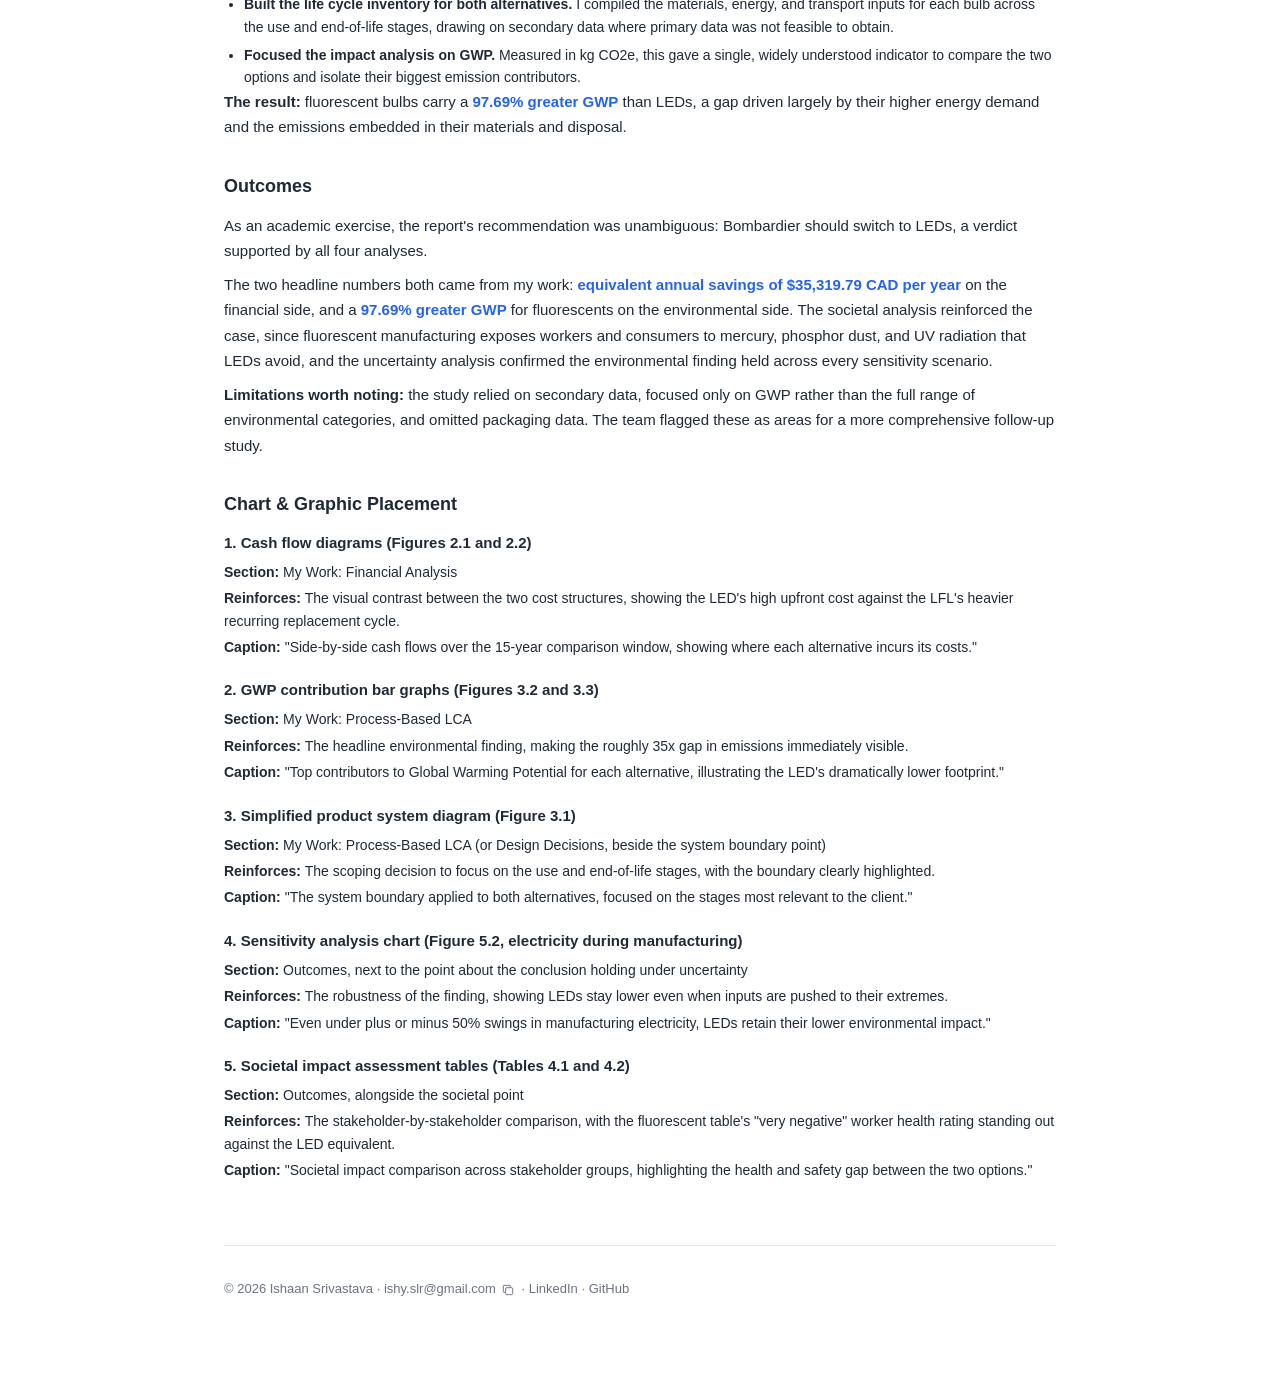
<file: project-lca.html>
<!DOCTYPE html>
<html lang="en">
<head>
  <meta charset="UTF-8" />
  <meta name="viewport" content="width=device-width, initial-scale=1.0" />
  <title>Life Cycle Assessment — MIE315 — Ishaan Srivastava</title>
  <link rel="icon" type="image/png" href="favicon.png" />
  <link rel="apple-touch-icon" href="favicon.png" />
  <link rel="stylesheet" href="styles.css" />
</head>
<body>
  <div class="page">
    <header class="header">
      <div class="header-top">
        <div class="avatar">
          <img src="avatar.jpg" alt="Photo of Ishaan Srivastava" width="96" height="96" />
        </div>
        <div class="header-text">
          <h1>Ishaan Srivastava</h1>
        </div>
        <div class="header-actions">
          <a class="cv-download" href="Ishaan-Srivastava-CV.pdf" download aria-label="Download CV as PDF" title="Download CV (PDF)">
            <svg viewBox="0 0 24 24" fill="none" xmlns="http://www.w3.org/2000/svg" aria-hidden="true">
              <path d="M12 3v12m0 0l-4-4m4 4l4-4M5 21h14" stroke="currentColor" stroke-width="1.8" stroke-linecap="round" stroke-linejoin="round" />
            </svg>
            <span class="cv-label">Download CV</span>
          </a>
          <button id="theme-toggle" class="icon-button" type="button" aria-label="Switch to dark mode" title="Switch to dark mode">
            <svg class="icon-moon" viewBox="0 0 24 24" fill="none" xmlns="http://www.w3.org/2000/svg" aria-hidden="true">
              <path d="M21 12.79A9 9 0 1 1 11.21 3 7 7 0 0 0 21 12.79z" fill="currentColor" />
            </svg>
            <svg class="icon-sun" viewBox="0 0 24 24" fill="none" xmlns="http://www.w3.org/2000/svg" aria-hidden="true" hidden>
              <circle cx="12" cy="12" r="4" fill="currentColor" />
              <path d="M12 2v2M12 20v2M4 12H2M22 12h-2M5 5l1.5 1.5M17.5 17.5L19 19M5 19l1.5-1.5M17.5 6.5L19 5" stroke="currentColor" stroke-width="2" stroke-linecap="round" />
            </svg>
          </button>
        </div>
      </div>
    </header>

    <main class="content">
      <a href="index.html#projects" class="back-link">← Back to Projects</a>

      <div class="project-hero">
        <h1>Life Cycle Assessment — MIE315 Consulting Project</h1>
        <p class="project-subtitle">LED vs. Fluorescent Lighting — A Life Cycle Consultant's Report for Bombardier</p>
        <p class="caption">MIE315: Design for the Environment · University of Toronto · April 2023</p>
        <p class="caption">Life Cycle Assessment · OpenLCA · TRACI 2.1 · GWP · Financial Analysis · Sensitivity Analysis</p>
      </div>

      <div class="project-section">
        <h2>What We Built</h2>
        <p>A consultant's report evaluating whether Bombardier should replace the fluorescent lighting at its Saint-Laurent manufacturing facility (a 1,200,000 sq. ft. site with 4,367 overhead fixtures) with LED (Light Emitting Diode) alternatives. Working in a four-person team for MIE315: Design for the Environment at the University of Toronto, we treated Bombardier as a real client and delivered a recommendation backed by four analyses: financial, environmental, societal, and uncertainty. <strong>I led the Financial Analysis and the Process-Based LCA (Life Cycle Assessment), the two quantitative pillars behind the final verdict: switch to LEDs.</strong> Completed April 2023.</p>
      </div>

      <div class="project-section">
        <h2>Thesis</h2>
        <p>A lighting choice that looks expensive up front can be the smarter decision once you account for its full life cycle. By comparing LEDs against LFLs (Linear Fluorescent Lights) across cost, carbon, and social impact rather than sticker price alone, the report makes the case that LEDs are the better investment for Bombardier on every axis that matters.</p>
      </div>

      <div class="project-section">
        <h2>Design Decisions</h2>
        <ul class="bullet-list">
          <li><strong>Scoped the analysis to the use and end-of-life stages.</strong> Rather than model every life cycle stage, we framed the system boundary from the perspective of a corporate consumer who cares most about their own spending, which begins once bulbs are received. This kept the analysis focused on the stages Bombardier could actually act on.</li>
          <li><strong>Chose lumens per kWh (kilowatt-hour) as the functional unit.</strong> Comparing bulbs by energy efficiency, rather than raw brightness or wattage, gave a like-for-like basis for comparison that ties directly to both operating cost and environmental impact.</li>
          <li><strong>Selected GWP (Global Warming Potential) as the environmental impact category.</strong> From the many categories available in the LCA, we prioritized GWP because it is the most widely understood measure of environmental harm, making the finding legible to a non-technical client.</li>
          <li><strong>Ran sensitivity analyses on the most uncertain inputs.</strong> Because the LCA relied on secondary data, the team stress-tested the three least certain parameters (manufacturing electricity, transportation, and warehouse electricity) at plus or minus 25% and 50% to confirm the conclusion held even if the data were off.</li>
        </ul>
      </div>

      <div class="project-section">
        <h2>My Work: Financial Analysis</h2>
        <p>I built the cost case comparing the two alternatives over their full life cycles rather than on purchase price alone.</p>
        <ul class="bullet-list">
          <li><strong>Set a 15-year timeframe.</strong> LEDs and LFLs last for different periods (7.5 years vs. 3 years under the client's usage), so I set the comparison window to their lowest common multiple. This ensured neither alternative gained an unfair edge from where its replacement cycles happened to land.</li>
          <li><strong>Applied the equivalent annual worth method.</strong> Since lighting is an ongoing operating tool rather than a one-time purchase with a fixed end date, I expressed each option as an equivalent annual cost. This was more meaningful to a client than a single lump-sum figure and made the yearly savings directly visible.</li>
          <li><strong>Modelled the full cost picture.</strong> I accounted for capital and installation costs, operational energy draw, periodic replacements from premature failures, and end-of-life replacement, using the client's real facility data (4,367 fixtures, 18 hours/day usage) and Bombardier's own return on invested capital of 2.24% as the minimum acceptable rate of return.</li>
        </ul>
        <p><strong>The result:</strong> despite a $100,441 CAD upfront cost for LEDs versus $0 to keep the existing fluorescents, the switch produces <span class="highlight">equivalent annual savings of $35,319.79 CAD per year</span>, driven by lower energy use, fewer premature failures, and a longer replacement cycle.</p>
      </div>

      <div class="project-section">
        <h2>My Work: Process-Based Life Cycle Analysis</h2>
        <p>I quantified the environmental case using OpenLCA software and the TRACI 2.1 impact method.</p>
        <ul class="bullet-list">
          <li><strong>Built the life cycle inventory for both alternatives.</strong> I compiled the materials, energy, and transport inputs for each bulb across the use and end-of-life stages, drawing on secondary data where primary data was not feasible to obtain.</li>
          <li><strong>Focused the impact analysis on GWP.</strong> Measured in kg CO2e, this gave a single, widely understood indicator to compare the two options and isolate their biggest emission contributors.</li>
        </ul>
        <p><strong>The result:</strong> fluorescent bulbs carry a <span class="highlight">97.69% greater GWP</span> than LEDs, a gap driven largely by their higher energy demand and the emissions embedded in their materials and disposal.</p>
      </div>

      <div class="project-section">
        <h2>Outcomes</h2>
        <p>As an academic exercise, the report's recommendation was unambiguous: Bombardier should switch to LEDs, a verdict supported by all four analyses.</p>
        <p>The two headline numbers both came from my work: <span class="highlight">equivalent annual savings of $35,319.79 CAD per year</span> on the financial side, and a <span class="highlight">97.69% greater GWP</span> for fluorescents on the environmental side. The societal analysis reinforced the case, since fluorescent manufacturing exposes workers and consumers to mercury, phosphor dust, and UV radiation that LEDs avoid, and the uncertainty analysis confirmed the environmental finding held across every sensitivity scenario.</p>
        <p><strong>Limitations worth noting:</strong> the study relied on secondary data, focused only on GWP rather than the full range of environmental categories, and omitted packaging data. The team flagged these as areas for a more comprehensive follow-up study.</p>
      </div>

      <div class="project-section">
        <h2>Chart &amp; Graphic Placement</h2>

        <div class="figure-note">
          <h3>1. Cash flow diagrams (Figures 2.1 and 2.2)</h3>
          <p><strong>Section:</strong> My Work: Financial Analysis</p>
          <p><strong>Reinforces:</strong> The visual contrast between the two cost structures, showing the LED's high upfront cost against the LFL's heavier recurring replacement cycle.</p>
          <p><strong>Caption:</strong> "Side-by-side cash flows over the 15-year comparison window, showing where each alternative incurs its costs."</p>
        </div>

        <div class="figure-note">
          <h3>2. GWP contribution bar graphs (Figures 3.2 and 3.3)</h3>
          <p><strong>Section:</strong> My Work: Process-Based LCA</p>
          <p><strong>Reinforces:</strong> The headline environmental finding, making the roughly 35x gap in emissions immediately visible.</p>
          <p><strong>Caption:</strong> "Top contributors to Global Warming Potential for each alternative, illustrating the LED's dramatically lower footprint."</p>
        </div>

        <div class="figure-note">
          <h3>3. Simplified product system diagram (Figure 3.1)</h3>
          <p><strong>Section:</strong> My Work: Process-Based LCA (or Design Decisions, beside the system boundary point)</p>
          <p><strong>Reinforces:</strong> The scoping decision to focus on the use and end-of-life stages, with the boundary clearly highlighted.</p>
          <p><strong>Caption:</strong> "The system boundary applied to both alternatives, focused on the stages most relevant to the client."</p>
        </div>

        <div class="figure-note">
          <h3>4. Sensitivity analysis chart (Figure 5.2, electricity during manufacturing)</h3>
          <p><strong>Section:</strong> Outcomes, next to the point about the conclusion holding under uncertainty</p>
          <p><strong>Reinforces:</strong> The robustness of the finding, showing LEDs stay lower even when inputs are pushed to their extremes.</p>
          <p><strong>Caption:</strong> "Even under plus or minus 50% swings in manufacturing electricity, LEDs retain their lower environmental impact."</p>
        </div>

        <div class="figure-note">
          <h3>5. Societal impact assessment tables (Tables 4.1 and 4.2)</h3>
          <p><strong>Section:</strong> Outcomes, alongside the societal point</p>
          <p><strong>Reinforces:</strong> The stakeholder-by-stakeholder comparison, with the fluorescent table's "very negative" worker health rating standing out against the LED equivalent.</p>
          <p><strong>Caption:</strong> "Societal impact comparison across stakeholder groups, highlighting the health and safety gap between the two options."</p>
        </div>
      </div>
    </main>

    <footer class="footer">
      <p>
        © 2026 Ishaan Srivastava ·
        <span class="contact-email">
          <a href="mailto:ishy.slr@gmail.com">ishy.slr@gmail.com</a>
          <button type="button" class="copy-email-btn" data-email="ishy.slr@gmail.com" aria-label="Copy email address" title="Copy email address">
            <svg class="icon-copy" viewBox="0 0 24 24" fill="none" xmlns="http://www.w3.org/2000/svg" aria-hidden="true">
              <rect x="8" y="8" width="12" height="12" rx="2" stroke="currentColor" stroke-width="1.6" />
              <path d="M16 8V5a1 1 0 0 0-1-1H5a1 1 0 0 0-1 1v10a1 1 0 0 0 1 1h3" stroke="currentColor" stroke-width="1.6" />
            </svg>
            <svg class="icon-check" viewBox="0 0 24 24" fill="none" xmlns="http://www.w3.org/2000/svg" aria-hidden="true" hidden>
              <path d="M5 13l4 4L19 7" stroke="currentColor" stroke-width="2" stroke-linecap="round" stroke-linejoin="round" />
            </svg>
          </button>
          <span class="copy-feedback" role="status" aria-live="polite"></span>
        </span>
        · <a href="https://www.linkedin.com/in/ishaan-srivastava-78034918b/" target="_blank" rel="noopener noreferrer">LinkedIn</a> · <a href="https://github.com/IshaanSrivastava1" target="_blank" rel="noopener noreferrer">GitHub</a>
      </p>
    </footer>
  </div>

  <button id="back-to-top" class="back-to-top" type="button" aria-label="Back to top" title="Back to top">
    <svg viewBox="0 0 24 24" fill="none" xmlns="http://www.w3.org/2000/svg" aria-hidden="true">
      <path d="M12 19V5M5 12l7-7 7 7" stroke="currentColor" stroke-width="2" stroke-linecap="round" stroke-linejoin="round" />
    </svg>
  </button>

  <script src="script.js"></script>
</body>
</html>
</file>
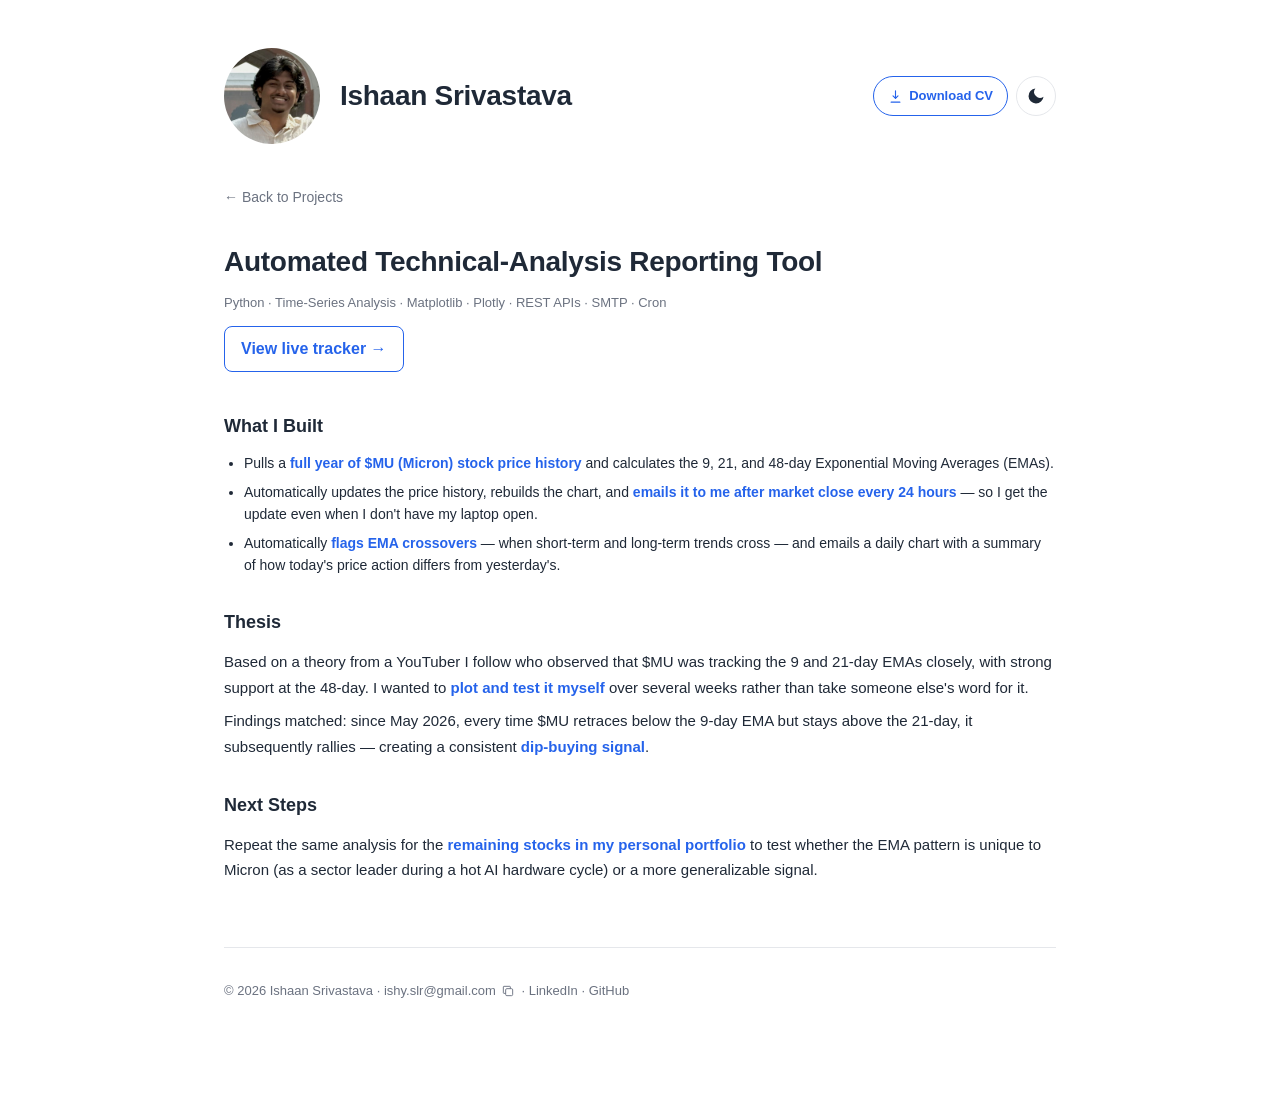
<file: project-mu-ema.html>
<!DOCTYPE html>
<html lang="en">
<head>
  <meta charset="UTF-8" />
  <meta name="viewport" content="width=device-width, initial-scale=1.0" />
  <title>Automated Technical-Analysis Reporting Tool — Ishaan Srivastava</title>
  <link rel="icon" type="image/png" href="favicon.png" />
  <link rel="apple-touch-icon" href="favicon.png" />
  <link rel="stylesheet" href="styles.css" />
</head>
<body>
  <div class="page">
    <header class="header">
      <div class="header-top">
        <div class="avatar">
          <img src="avatar.jpg" alt="Photo of Ishaan Srivastava" width="96" height="96" />
        </div>
        <div class="header-text">
          <h1>Ishaan Srivastava</h1>
        </div>
        <div class="header-actions">
          <a class="cv-download" href="Ishaan-Srivastava-CV.pdf" download aria-label="Download CV as PDF" title="Download CV (PDF)">
            <svg viewBox="0 0 24 24" fill="none" xmlns="http://www.w3.org/2000/svg" aria-hidden="true">
              <path d="M12 3v12m0 0l-4-4m4 4l4-4M5 21h14" stroke="currentColor" stroke-width="1.8" stroke-linecap="round" stroke-linejoin="round" />
            </svg>
            <span class="cv-label">Download CV</span>
          </a>
          <button id="theme-toggle" class="icon-button" type="button" aria-label="Switch to dark mode" title="Switch to dark mode">
            <svg class="icon-moon" viewBox="0 0 24 24" fill="none" xmlns="http://www.w3.org/2000/svg" aria-hidden="true">
              <path d="M21 12.79A9 9 0 1 1 11.21 3 7 7 0 0 0 21 12.79z" fill="currentColor" />
            </svg>
            <svg class="icon-sun" viewBox="0 0 24 24" fill="none" xmlns="http://www.w3.org/2000/svg" aria-hidden="true" hidden>
              <circle cx="12" cy="12" r="4" fill="currentColor" />
              <path d="M12 2v2M12 20v2M4 12H2M22 12h-2M5 5l1.5 1.5M17.5 17.5L19 19M5 19l1.5-1.5M17.5 6.5L19 5" stroke="currentColor" stroke-width="2" stroke-linecap="round" />
            </svg>
          </button>
        </div>
      </div>
    </header>

    <main class="content">
      <a href="index.html#projects" class="back-link">← Back to Projects</a>

      <div class="project-hero">
        <h1>Automated Technical-Analysis Reporting Tool</h1>
        <p class="caption">Python · Time-Series Analysis · Matplotlib · Plotly · REST APIs · SMTP · Cron</p>
        <a href="https://ishaansrivastava1.github.io/markets-dashboard/#mu" class="live-link" target="_blank" rel="noopener noreferrer">View live tracker →</a>
      </div>

      <div class="project-section">
        <h2>What I Built</h2>
        <ul class="bullet-list">
          <li>Pulls a <span class="highlight">full year of $MU (Micron) stock price history</span> and calculates the 9, 21, and 48-day Exponential Moving Averages (EMAs).</li>
          <li>Automatically updates the price history, rebuilds the chart, and <span class="highlight">emails it to me after market close every 24 hours</span> — so I get the update even when I don't have my laptop open.</li>
          <li>Automatically <span class="highlight">flags EMA crossovers</span> — when short-term and long-term trends cross — and emails a daily chart with a summary of how today's price action differs from yesterday's.</li>
        </ul>
      </div>

      <div class="project-section">
        <h2>Thesis</h2>
        <p>Based on a theory from a YouTuber I follow who observed that $MU was tracking the 9 and 21-day EMAs closely, with strong support at the 48-day. I wanted to <span class="highlight">plot and test it myself</span> over several weeks rather than take someone else's word for it.</p>
        <p>Findings matched: since May 2026, every time $MU retraces below the 9-day EMA but stays above the 21-day, it subsequently rallies — creating a consistent <span class="highlight">dip-buying signal</span>.</p>
      </div>

      <div class="project-section">
        <h2>Next Steps</h2>
        <p>Repeat the same analysis for the <span class="highlight">remaining stocks in my personal portfolio</span> to test whether the EMA pattern is unique to Micron (as a sector leader during a hot AI hardware cycle) or a more generalizable signal.</p>
      </div>
    </main>

    <footer class="footer">
      <p>
        © 2026 Ishaan Srivastava ·
        <span class="contact-email">
          <a href="mailto:ishy.slr@gmail.com">ishy.slr@gmail.com</a>
          <button type="button" class="copy-email-btn" data-email="ishy.slr@gmail.com" aria-label="Copy email address" title="Copy email address">
            <svg class="icon-copy" viewBox="0 0 24 24" fill="none" xmlns="http://www.w3.org/2000/svg" aria-hidden="true">
              <rect x="8" y="8" width="12" height="12" rx="2" stroke="currentColor" stroke-width="1.6" />
              <path d="M16 8V5a1 1 0 0 0-1-1H5a1 1 0 0 0-1 1v10a1 1 0 0 0 1 1h3" stroke="currentColor" stroke-width="1.6" />
            </svg>
            <svg class="icon-check" viewBox="0 0 24 24" fill="none" xmlns="http://www.w3.org/2000/svg" aria-hidden="true" hidden>
              <path d="M5 13l4 4L19 7" stroke="currentColor" stroke-width="2" stroke-linecap="round" stroke-linejoin="round" />
            </svg>
          </button>
          <span class="copy-feedback" role="status" aria-live="polite"></span>
        </span>
        · <a href="https://www.linkedin.com/in/ishaan-srivastava-78034918b/" target="_blank" rel="noopener noreferrer">LinkedIn</a> · <a href="https://github.com/IshaanSrivastava1" target="_blank" rel="noopener noreferrer">GitHub</a>
      </p>
    </footer>
  </div>

  <button id="back-to-top" class="back-to-top" type="button" aria-label="Back to top" title="Back to top">
    <svg viewBox="0 0 24 24" fill="none" xmlns="http://www.w3.org/2000/svg" aria-hidden="true">
      <path d="M12 19V5M5 12l7-7 7 7" stroke="currentColor" stroke-width="2" stroke-linecap="round" stroke-linejoin="round" />
    </svg>
  </button>

  <script src="script.js"></script>
</body>
</html>
</file>
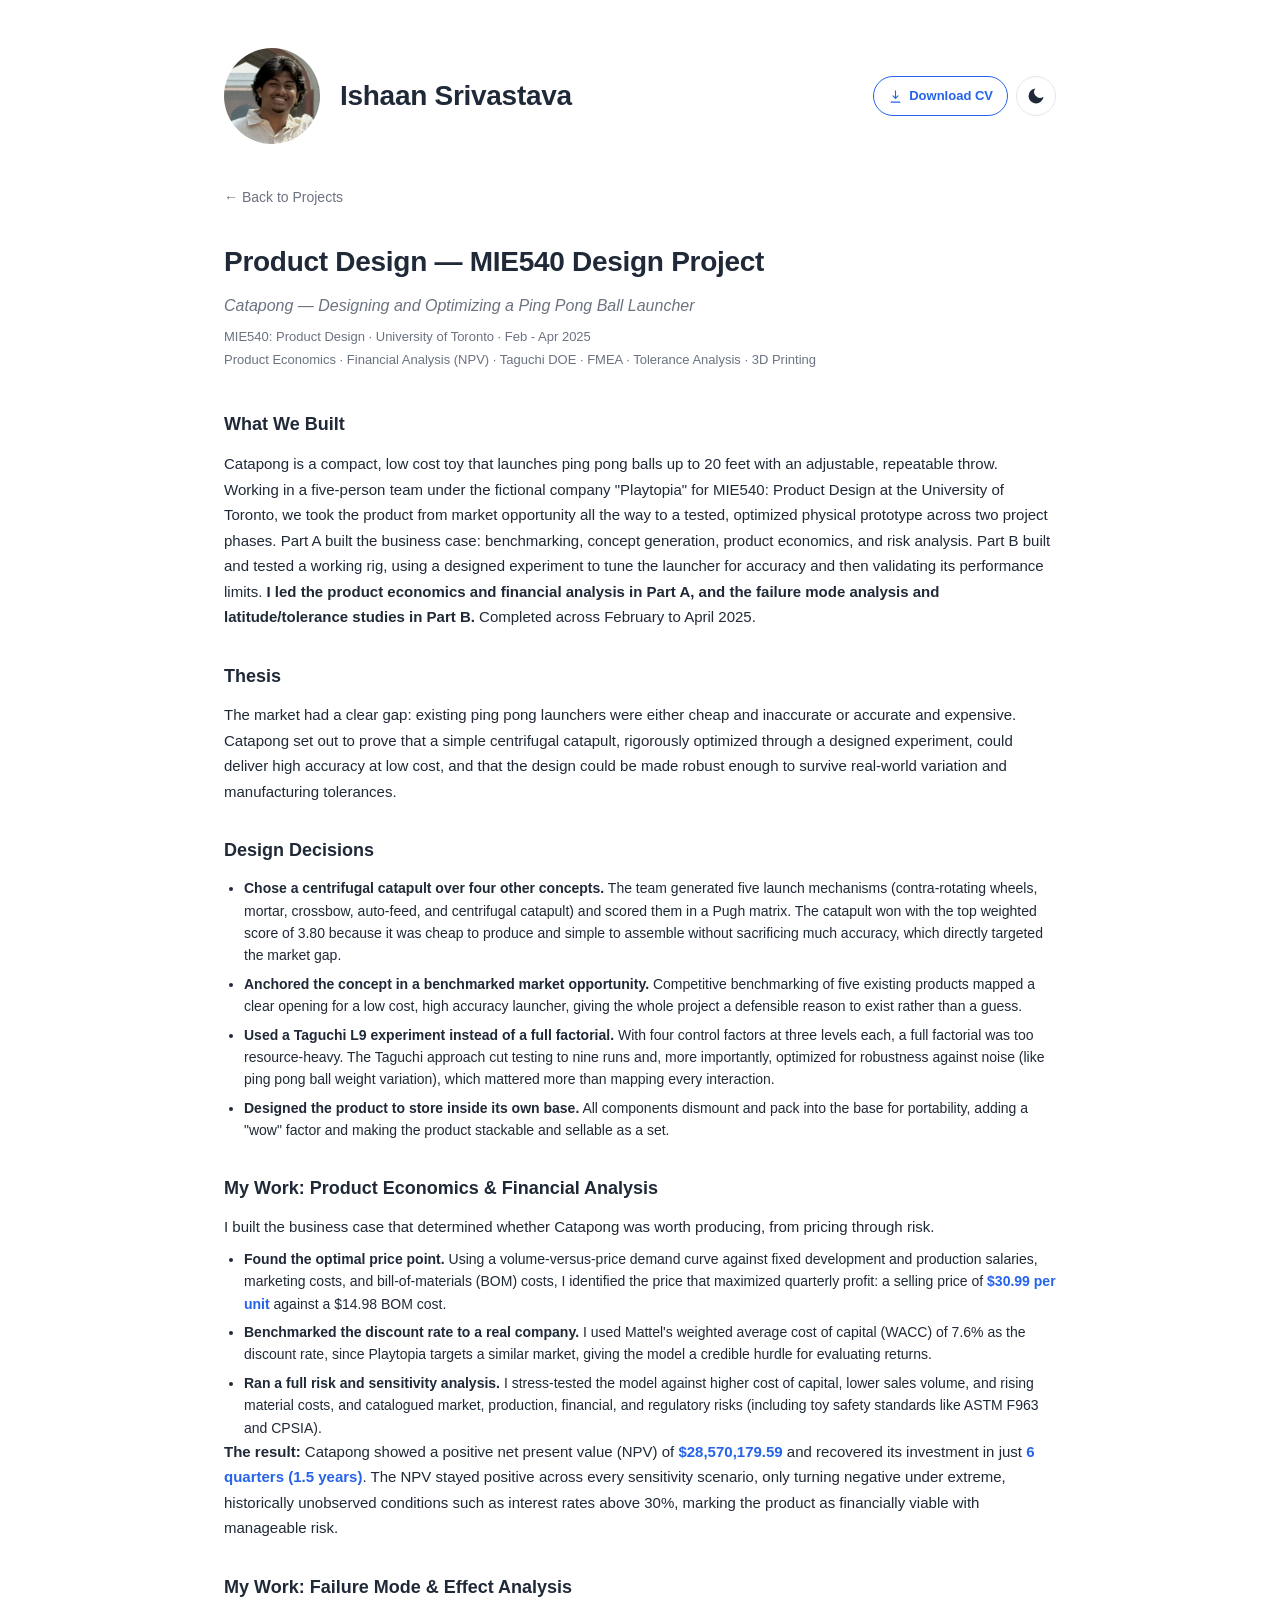
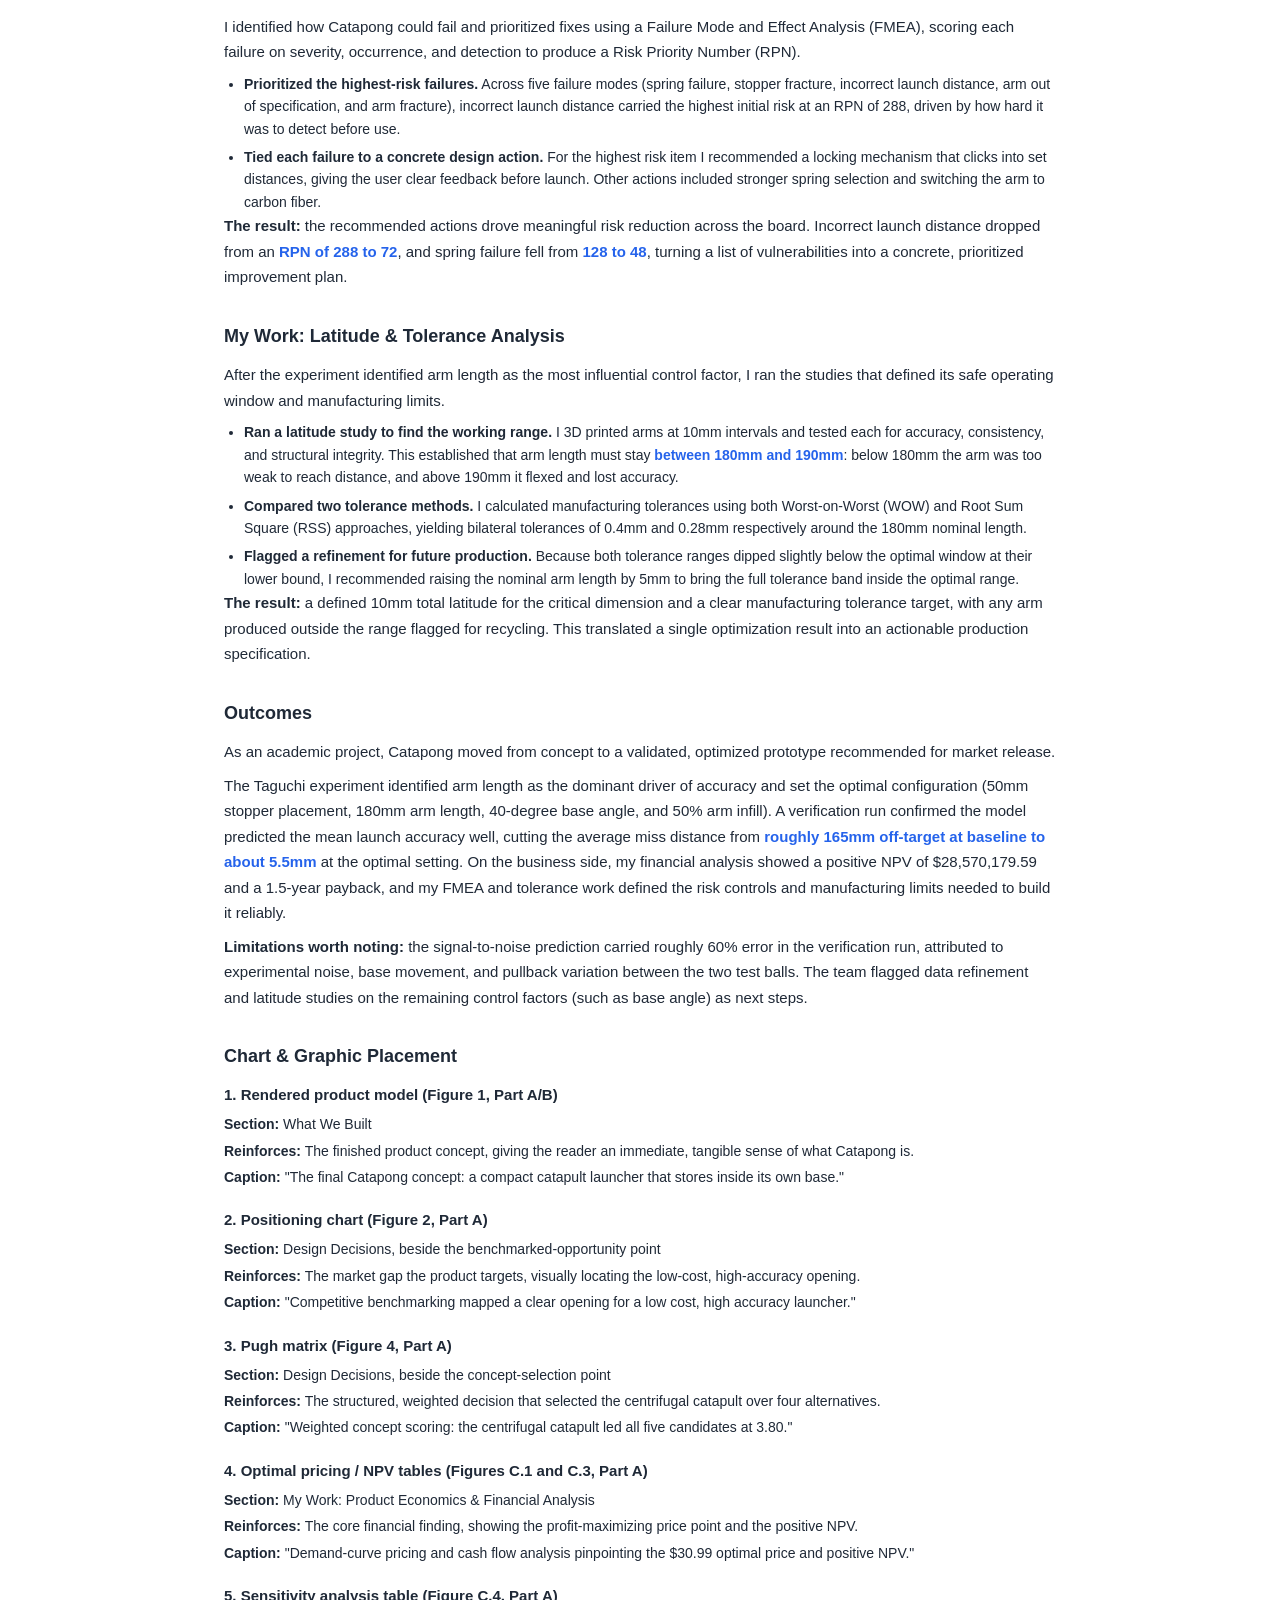
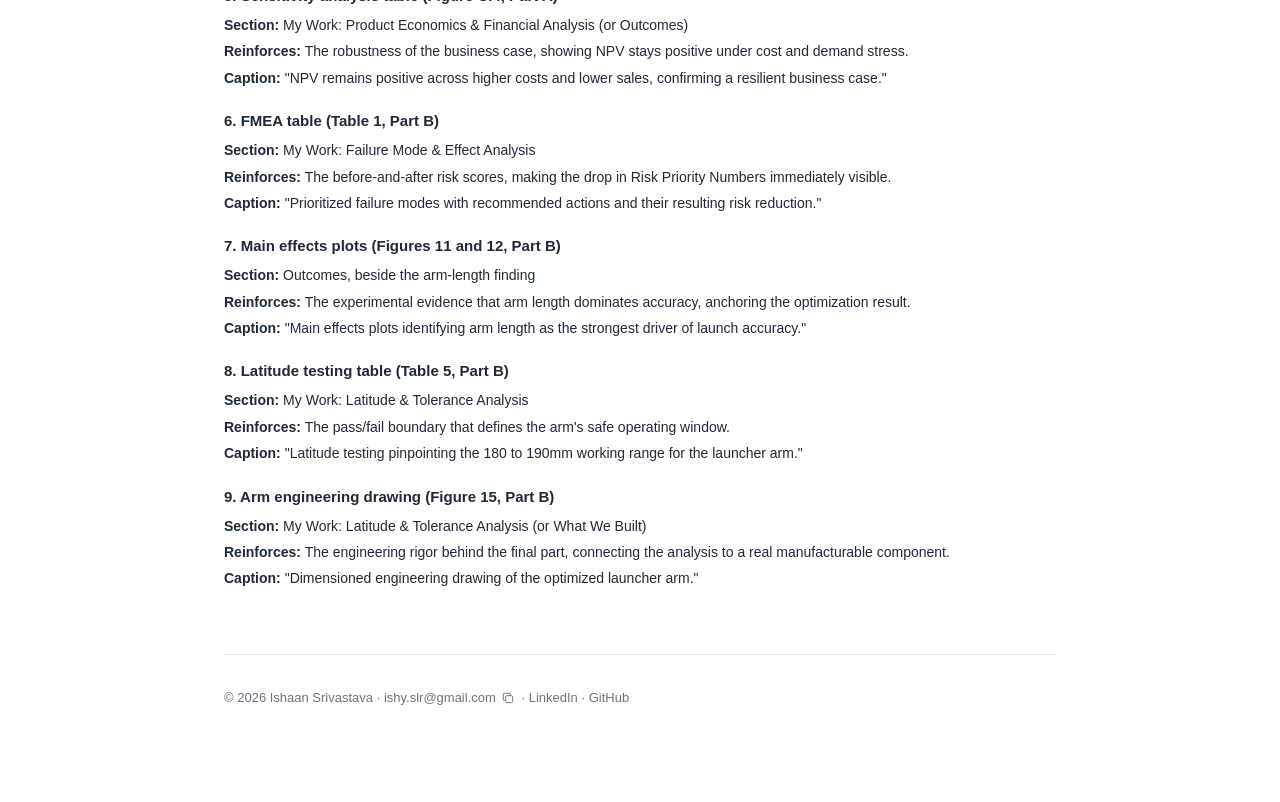
<file: project-product-design.html>
<!DOCTYPE html>
<html lang="en">
<head>
  <meta charset="UTF-8" />
  <meta name="viewport" content="width=device-width, initial-scale=1.0" />
  <title>Product Design — MIE540 — Ishaan Srivastava</title>
  <link rel="icon" type="image/png" href="favicon.png" />
  <link rel="apple-touch-icon" href="favicon.png" />
  <link rel="stylesheet" href="styles.css" />
</head>
<body>
  <div class="page">
    <header class="header">
      <div class="header-top">
        <div class="avatar">
          <img src="avatar.jpg" alt="Photo of Ishaan Srivastava" width="96" height="96" />
        </div>
        <div class="header-text">
          <h1>Ishaan Srivastava</h1>
        </div>
        <div class="header-actions">
          <a class="cv-download" href="Ishaan-Srivastava-CV.pdf" download aria-label="Download CV as PDF" title="Download CV (PDF)">
            <svg viewBox="0 0 24 24" fill="none" xmlns="http://www.w3.org/2000/svg" aria-hidden="true">
              <path d="M12 3v12m0 0l-4-4m4 4l4-4M5 21h14" stroke="currentColor" stroke-width="1.8" stroke-linecap="round" stroke-linejoin="round" />
            </svg>
            <span class="cv-label">Download CV</span>
          </a>
          <button id="theme-toggle" class="icon-button" type="button" aria-label="Switch to dark mode" title="Switch to dark mode">
            <svg class="icon-moon" viewBox="0 0 24 24" fill="none" xmlns="http://www.w3.org/2000/svg" aria-hidden="true">
              <path d="M21 12.79A9 9 0 1 1 11.21 3 7 7 0 0 0 21 12.79z" fill="currentColor" />
            </svg>
            <svg class="icon-sun" viewBox="0 0 24 24" fill="none" xmlns="http://www.w3.org/2000/svg" aria-hidden="true" hidden>
              <circle cx="12" cy="12" r="4" fill="currentColor" />
              <path d="M12 2v2M12 20v2M4 12H2M22 12h-2M5 5l1.5 1.5M17.5 17.5L19 19M5 19l1.5-1.5M17.5 6.5L19 5" stroke="currentColor" stroke-width="2" stroke-linecap="round" />
            </svg>
          </button>
        </div>
      </div>
    </header>

    <main class="content">
      <a href="index.html#projects" class="back-link">← Back to Projects</a>

      <div class="project-hero">
        <h1>Product Design — MIE540 Design Project</h1>
        <p class="project-subtitle">Catapong — Designing and Optimizing a Ping Pong Ball Launcher</p>
        <p class="caption">MIE540: Product Design · University of Toronto · Feb - Apr 2025</p>
        <p class="caption">Product Economics · Financial Analysis (NPV) · Taguchi DOE · FMEA · Tolerance Analysis · 3D Printing</p>
      </div>

      <div class="project-section">
        <h2>What We Built</h2>
        <p>Catapong is a compact, low cost toy that launches ping pong balls up to 20 feet with an adjustable, repeatable throw. Working in a five-person team under the fictional company "Playtopia" for MIE540: Product Design at the University of Toronto, we took the product from market opportunity all the way to a tested, optimized physical prototype across two project phases. Part A built the business case: benchmarking, concept generation, product economics, and risk analysis. Part B built and tested a working rig, using a designed experiment to tune the launcher for accuracy and then validating its performance limits. <strong>I led the product economics and financial analysis in Part A, and the failure mode analysis and latitude/tolerance studies in Part B.</strong> Completed across February to April 2025.</p>
      </div>

      <div class="project-section">
        <h2>Thesis</h2>
        <p>The market had a clear gap: existing ping pong launchers were either cheap and inaccurate or accurate and expensive. Catapong set out to prove that a simple centrifugal catapult, rigorously optimized through a designed experiment, could deliver high accuracy at low cost, and that the design could be made robust enough to survive real-world variation and manufacturing tolerances.</p>
      </div>

      <div class="project-section">
        <h2>Design Decisions</h2>
        <ul class="bullet-list">
          <li><strong>Chose a centrifugal catapult over four other concepts.</strong> The team generated five launch mechanisms (contra-rotating wheels, mortar, crossbow, auto-feed, and centrifugal catapult) and scored them in a Pugh matrix. The catapult won with the top weighted score of 3.80 because it was cheap to produce and simple to assemble without sacrificing much accuracy, which directly targeted the market gap.</li>
          <li><strong>Anchored the concept in a benchmarked market opportunity.</strong> Competitive benchmarking of five existing products mapped a clear opening for a low cost, high accuracy launcher, giving the whole project a defensible reason to exist rather than a guess.</li>
          <li><strong>Used a Taguchi L9 experiment instead of a full factorial.</strong> With four control factors at three levels each, a full factorial was too resource-heavy. The Taguchi approach cut testing to nine runs and, more importantly, optimized for robustness against noise (like ping pong ball weight variation), which mattered more than mapping every interaction.</li>
          <li><strong>Designed the product to store inside its own base.</strong> All components dismount and pack into the base for portability, adding a "wow" factor and making the product stackable and sellable as a set.</li>
        </ul>
      </div>

      <div class="project-section">
        <h2>My Work: Product Economics &amp; Financial Analysis</h2>
        <p>I built the business case that determined whether Catapong was worth producing, from pricing through risk.</p>
        <ul class="bullet-list">
          <li><strong>Found the optimal price point.</strong> Using a volume-versus-price demand curve against fixed development and production salaries, marketing costs, and bill-of-materials (BOM) costs, I identified the price that maximized quarterly profit: a selling price of <span class="highlight">$30.99 per unit</span> against a $14.98 BOM cost.</li>
          <li><strong>Benchmarked the discount rate to a real company.</strong> I used Mattel's weighted average cost of capital (WACC) of 7.6% as the discount rate, since Playtopia targets a similar market, giving the model a credible hurdle for evaluating returns.</li>
          <li><strong>Ran a full risk and sensitivity analysis.</strong> I stress-tested the model against higher cost of capital, lower sales volume, and rising material costs, and catalogued market, production, financial, and regulatory risks (including toy safety standards like ASTM F963 and CPSIA).</li>
        </ul>
        <p><strong>The result:</strong> Catapong showed a positive net present value (NPV) of <span class="highlight">$28,570,179.59</span> and recovered its investment in just <span class="highlight">6 quarters (1.5 years)</span>. The NPV stayed positive across every sensitivity scenario, only turning negative under extreme, historically unobserved conditions such as interest rates above 30%, marking the product as financially viable with manageable risk.</p>
      </div>

      <div class="project-section">
        <h2>My Work: Failure Mode &amp; Effect Analysis</h2>
        <p>I identified how Catapong could fail and prioritized fixes using a Failure Mode and Effect Analysis (FMEA), scoring each failure on severity, occurrence, and detection to produce a Risk Priority Number (RPN).</p>
        <ul class="bullet-list">
          <li><strong>Prioritized the highest-risk failures.</strong> Across five failure modes (spring failure, stopper fracture, incorrect launch distance, arm out of specification, and arm fracture), incorrect launch distance carried the highest initial risk at an RPN of 288, driven by how hard it was to detect before use.</li>
          <li><strong>Tied each failure to a concrete design action.</strong> For the highest risk item I recommended a locking mechanism that clicks into set distances, giving the user clear feedback before launch. Other actions included stronger spring selection and switching the arm to carbon fiber.</li>
        </ul>
        <p><strong>The result:</strong> the recommended actions drove meaningful risk reduction across the board. Incorrect launch distance dropped from an <span class="highlight">RPN of 288 to 72</span>, and spring failure fell from <span class="highlight">128 to 48</span>, turning a list of vulnerabilities into a concrete, prioritized improvement plan.</p>
      </div>

      <div class="project-section">
        <h2>My Work: Latitude &amp; Tolerance Analysis</h2>
        <p>After the experiment identified arm length as the most influential control factor, I ran the studies that defined its safe operating window and manufacturing limits.</p>
        <ul class="bullet-list">
          <li><strong>Ran a latitude study to find the working range.</strong> I 3D printed arms at 10mm intervals and tested each for accuracy, consistency, and structural integrity. This established that arm length must stay <span class="highlight">between 180mm and 190mm</span>: below 180mm the arm was too weak to reach distance, and above 190mm it flexed and lost accuracy.</li>
          <li><strong>Compared two tolerance methods.</strong> I calculated manufacturing tolerances using both Worst-on-Worst (WOW) and Root Sum Square (RSS) approaches, yielding bilateral tolerances of 0.4mm and 0.28mm respectively around the 180mm nominal length.</li>
          <li><strong>Flagged a refinement for future production.</strong> Because both tolerance ranges dipped slightly below the optimal window at their lower bound, I recommended raising the nominal arm length by 5mm to bring the full tolerance band inside the optimal range.</li>
        </ul>
        <p><strong>The result:</strong> a defined 10mm total latitude for the critical dimension and a clear manufacturing tolerance target, with any arm produced outside the range flagged for recycling. This translated a single optimization result into an actionable production specification.</p>
      </div>

      <div class="project-section">
        <h2>Outcomes</h2>
        <p>As an academic project, Catapong moved from concept to a validated, optimized prototype recommended for market release.</p>
        <p>The Taguchi experiment identified arm length as the dominant driver of accuracy and set the optimal configuration (50mm stopper placement, 180mm arm length, 40-degree base angle, and 50% arm infill). A verification run confirmed the model predicted the mean launch accuracy well, cutting the average miss distance from <span class="highlight">roughly 165mm off-target at baseline to about 5.5mm</span> at the optimal setting. On the business side, my financial analysis showed a positive NPV of $28,570,179.59 and a 1.5-year payback, and my FMEA and tolerance work defined the risk controls and manufacturing limits needed to build it reliably.</p>
        <p><strong>Limitations worth noting:</strong> the signal-to-noise prediction carried roughly 60% error in the verification run, attributed to experimental noise, base movement, and pullback variation between the two test balls. The team flagged data refinement and latitude studies on the remaining control factors (such as base angle) as next steps.</p>
      </div>

      <div class="project-section">
        <h2>Chart &amp; Graphic Placement</h2>

        <div class="figure-note">
          <h3>1. Rendered product model (Figure 1, Part A/B)</h3>
          <p><strong>Section:</strong> What We Built</p>
          <p><strong>Reinforces:</strong> The finished product concept, giving the reader an immediate, tangible sense of what Catapong is.</p>
          <p><strong>Caption:</strong> "The final Catapong concept: a compact catapult launcher that stores inside its own base."</p>
        </div>

        <div class="figure-note">
          <h3>2. Positioning chart (Figure 2, Part A)</h3>
          <p><strong>Section:</strong> Design Decisions, beside the benchmarked-opportunity point</p>
          <p><strong>Reinforces:</strong> The market gap the product targets, visually locating the low-cost, high-accuracy opening.</p>
          <p><strong>Caption:</strong> "Competitive benchmarking mapped a clear opening for a low cost, high accuracy launcher."</p>
        </div>

        <div class="figure-note">
          <h3>3. Pugh matrix (Figure 4, Part A)</h3>
          <p><strong>Section:</strong> Design Decisions, beside the concept-selection point</p>
          <p><strong>Reinforces:</strong> The structured, weighted decision that selected the centrifugal catapult over four alternatives.</p>
          <p><strong>Caption:</strong> "Weighted concept scoring: the centrifugal catapult led all five candidates at 3.80."</p>
        </div>

        <div class="figure-note">
          <h3>4. Optimal pricing / NPV tables (Figures C.1 and C.3, Part A)</h3>
          <p><strong>Section:</strong> My Work: Product Economics &amp; Financial Analysis</p>
          <p><strong>Reinforces:</strong> The core financial finding, showing the profit-maximizing price point and the positive NPV.</p>
          <p><strong>Caption:</strong> "Demand-curve pricing and cash flow analysis pinpointing the $30.99 optimal price and positive NPV."</p>
        </div>

        <div class="figure-note">
          <h3>5. Sensitivity analysis table (Figure C.4, Part A)</h3>
          <p><strong>Section:</strong> My Work: Product Economics &amp; Financial Analysis (or Outcomes)</p>
          <p><strong>Reinforces:</strong> The robustness of the business case, showing NPV stays positive under cost and demand stress.</p>
          <p><strong>Caption:</strong> "NPV remains positive across higher costs and lower sales, confirming a resilient business case."</p>
        </div>

        <div class="figure-note">
          <h3>6. FMEA table (Table 1, Part B)</h3>
          <p><strong>Section:</strong> My Work: Failure Mode &amp; Effect Analysis</p>
          <p><strong>Reinforces:</strong> The before-and-after risk scores, making the drop in Risk Priority Numbers immediately visible.</p>
          <p><strong>Caption:</strong> "Prioritized failure modes with recommended actions and their resulting risk reduction."</p>
        </div>

        <div class="figure-note">
          <h3>7. Main effects plots (Figures 11 and 12, Part B)</h3>
          <p><strong>Section:</strong> Outcomes, beside the arm-length finding</p>
          <p><strong>Reinforces:</strong> The experimental evidence that arm length dominates accuracy, anchoring the optimization result.</p>
          <p><strong>Caption:</strong> "Main effects plots identifying arm length as the strongest driver of launch accuracy."</p>
        </div>

        <div class="figure-note">
          <h3>8. Latitude testing table (Table 5, Part B)</h3>
          <p><strong>Section:</strong> My Work: Latitude &amp; Tolerance Analysis</p>
          <p><strong>Reinforces:</strong> The pass/fail boundary that defines the arm's safe operating window.</p>
          <p><strong>Caption:</strong> "Latitude testing pinpointing the 180 to 190mm working range for the launcher arm."</p>
        </div>

        <div class="figure-note">
          <h3>9. Arm engineering drawing (Figure 15, Part B)</h3>
          <p><strong>Section:</strong> My Work: Latitude &amp; Tolerance Analysis (or What We Built)</p>
          <p><strong>Reinforces:</strong> The engineering rigor behind the final part, connecting the analysis to a real manufacturable component.</p>
          <p><strong>Caption:</strong> "Dimensioned engineering drawing of the optimized launcher arm."</p>
        </div>
      </div>
    </main>

    <footer class="footer">
      <p>
        © 2026 Ishaan Srivastava ·
        <span class="contact-email">
          <a href="mailto:ishy.slr@gmail.com">ishy.slr@gmail.com</a>
          <button type="button" class="copy-email-btn" data-email="ishy.slr@gmail.com" aria-label="Copy email address" title="Copy email address">
            <svg class="icon-copy" viewBox="0 0 24 24" fill="none" xmlns="http://www.w3.org/2000/svg" aria-hidden="true">
              <rect x="8" y="8" width="12" height="12" rx="2" stroke="currentColor" stroke-width="1.6" />
              <path d="M16 8V5a1 1 0 0 0-1-1H5a1 1 0 0 0-1 1v10a1 1 0 0 0 1 1h3" stroke="currentColor" stroke-width="1.6" />
            </svg>
            <svg class="icon-check" viewBox="0 0 24 24" fill="none" xmlns="http://www.w3.org/2000/svg" aria-hidden="true" hidden>
              <path d="M5 13l4 4L19 7" stroke="currentColor" stroke-width="2" stroke-linecap="round" stroke-linejoin="round" />
            </svg>
          </button>
          <span class="copy-feedback" role="status" aria-live="polite"></span>
        </span>
        · <a href="https://www.linkedin.com/in/ishaan-srivastava-78034918b/" target="_blank" rel="noopener noreferrer">LinkedIn</a> · <a href="https://github.com/IshaanSrivastava1" target="_blank" rel="noopener noreferrer">GitHub</a>
      </p>
    </footer>
  </div>

  <button id="back-to-top" class="back-to-top" type="button" aria-label="Back to top" title="Back to top">
    <svg viewBox="0 0 24 24" fill="none" xmlns="http://www.w3.org/2000/svg" aria-hidden="true">
      <path d="M12 19V5M5 12l7-7 7 7" stroke="currentColor" stroke-width="2" stroke-linecap="round" stroke-linejoin="round" />
    </svg>
  </button>

  <script src="script.js"></script>
</body>
</html>
</file>
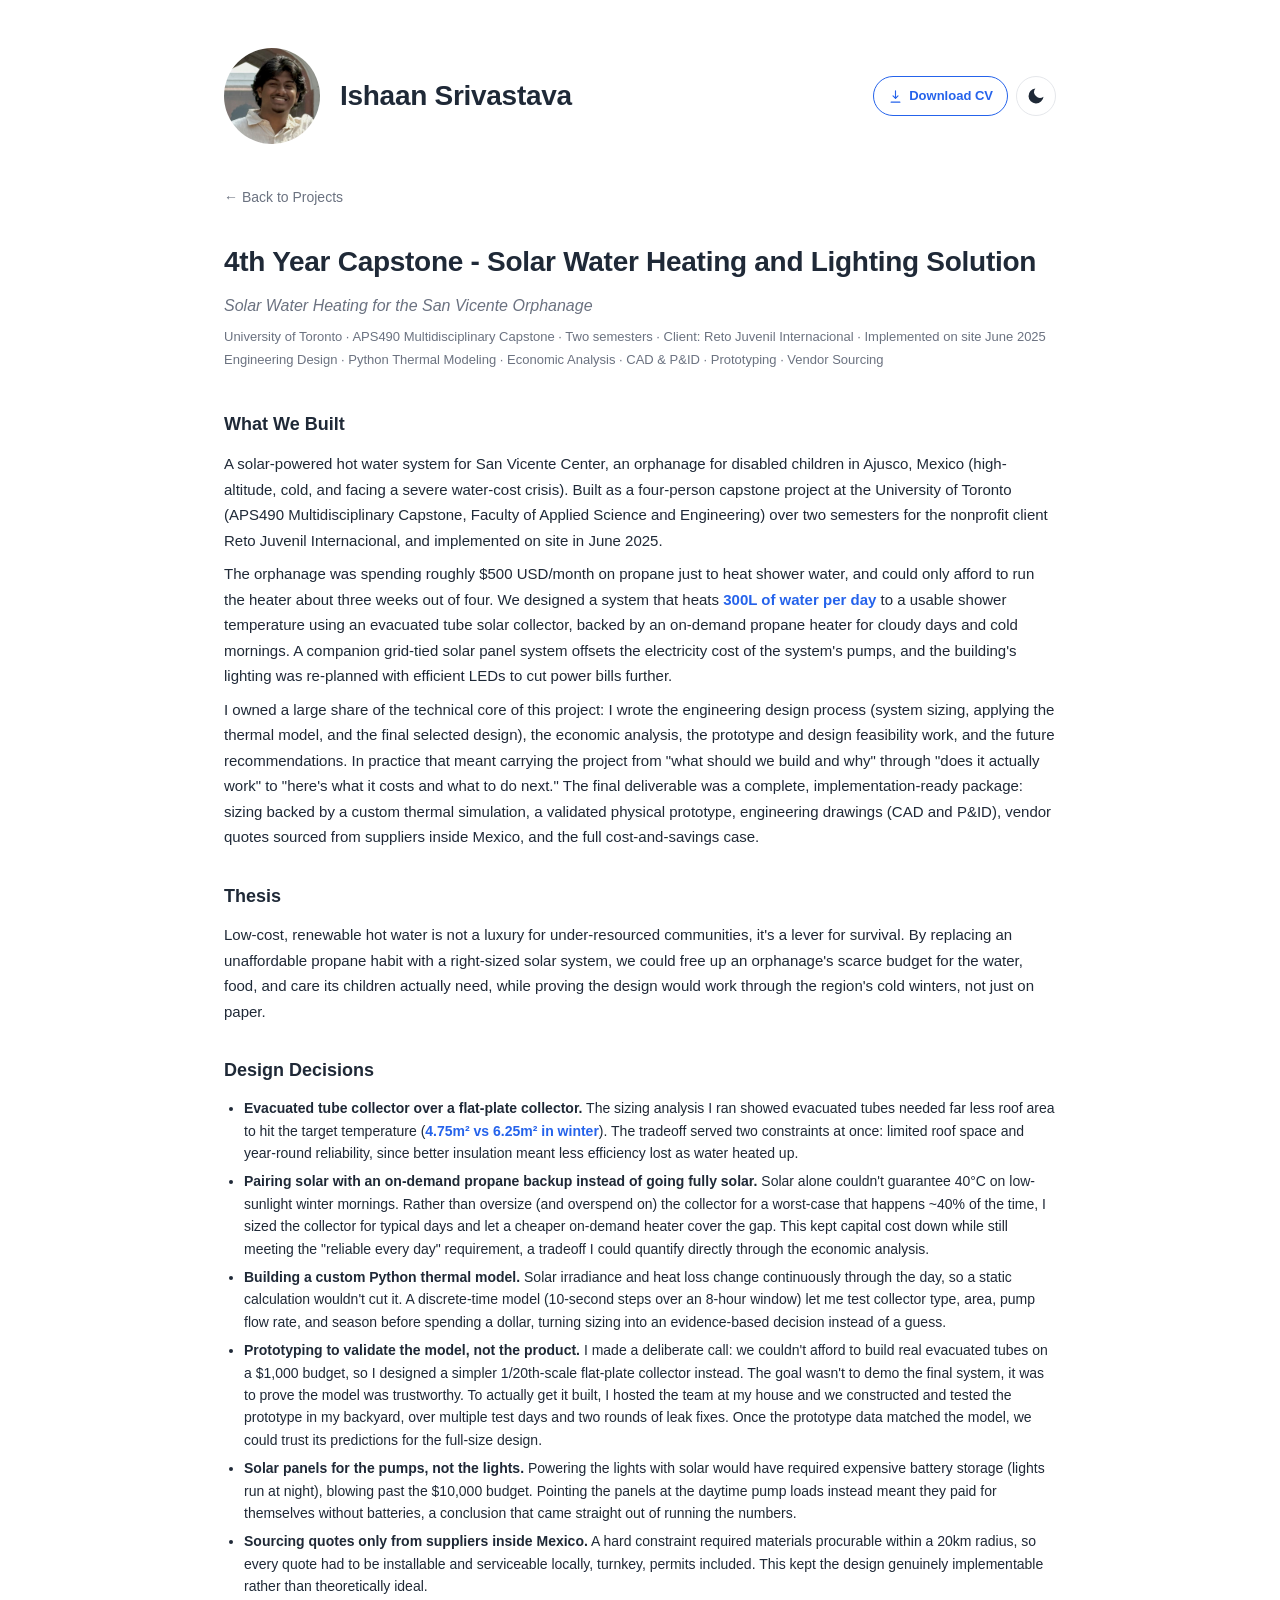
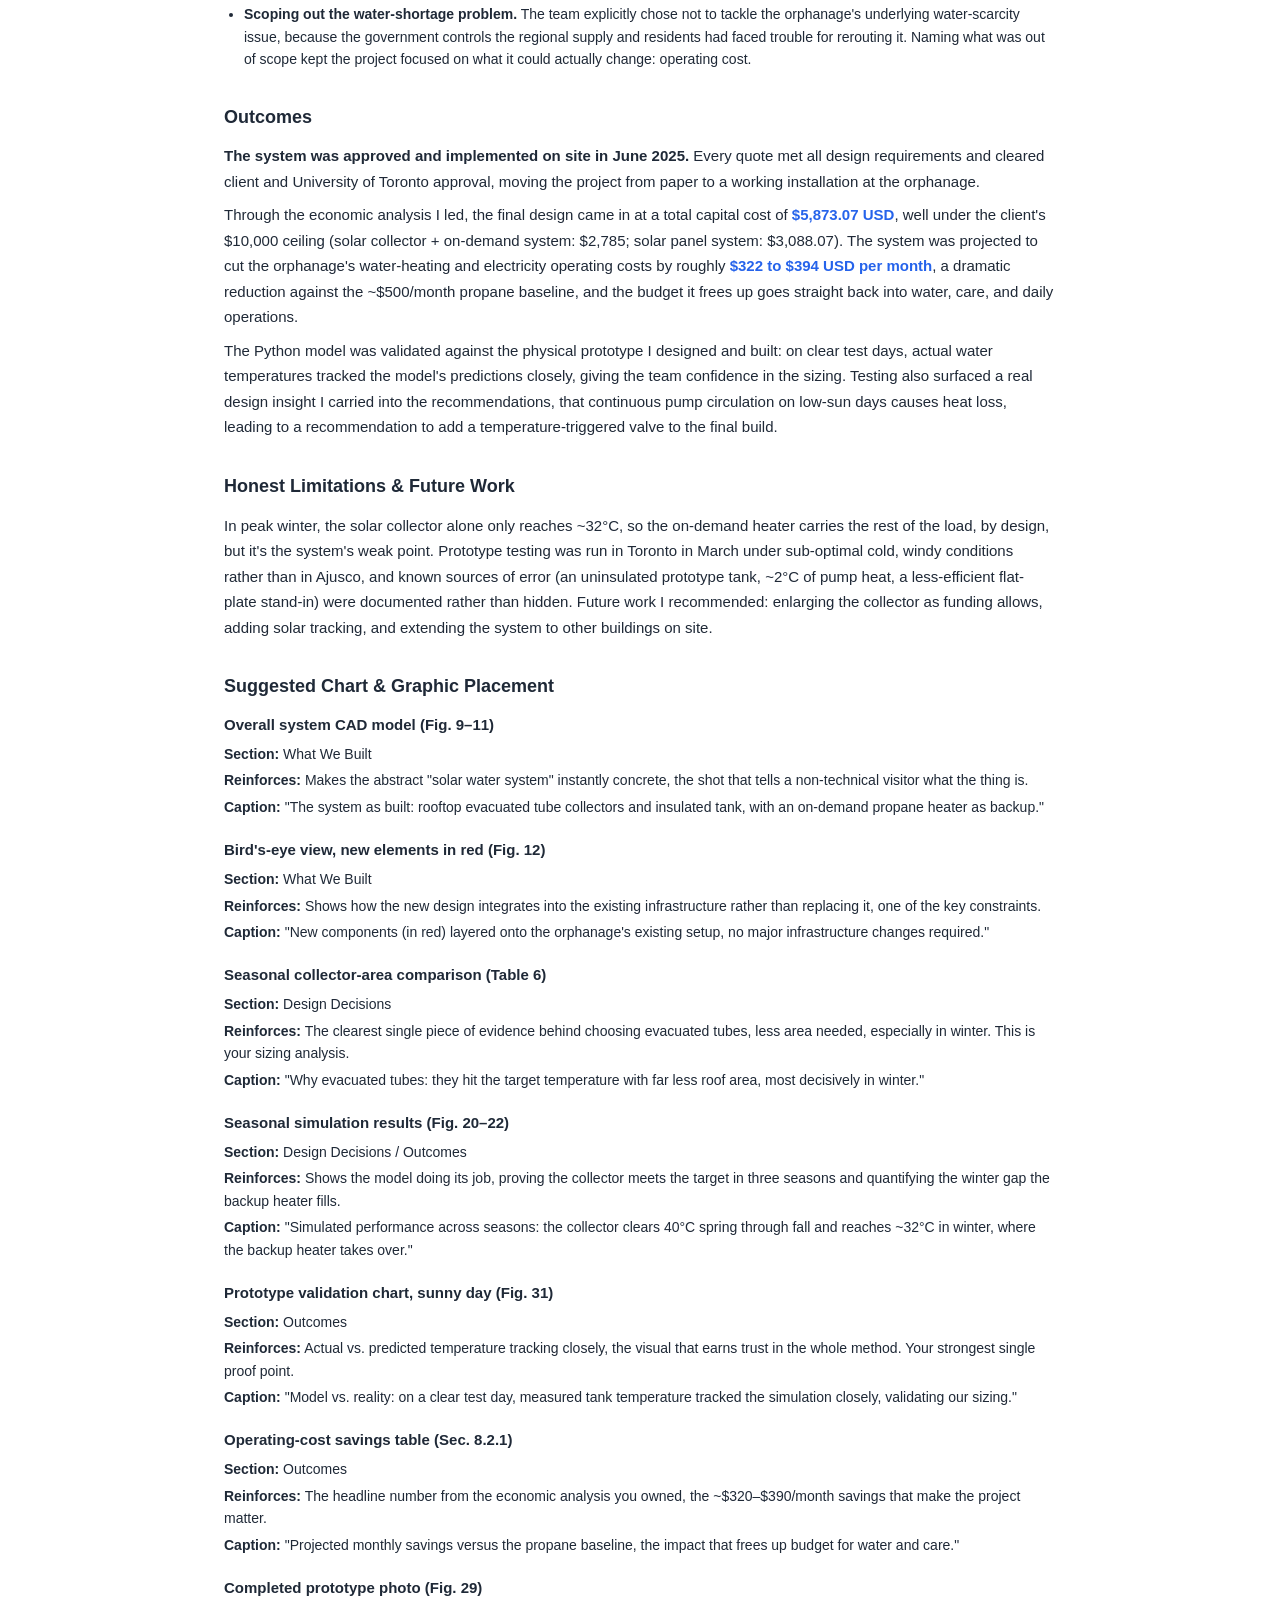
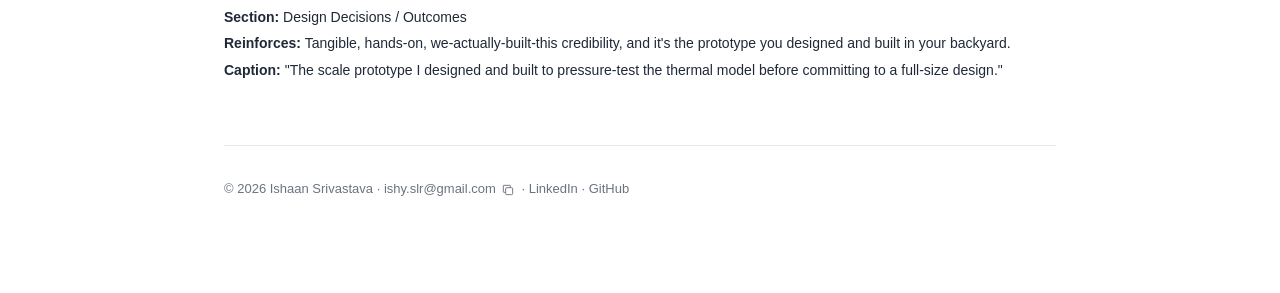
<file: project-solar-pv.html>
<!DOCTYPE html>
<html lang="en">
<head>
  <meta charset="UTF-8" />
  <meta name="viewport" content="width=device-width, initial-scale=1.0" />
  <title>4th Year Capstone - Solar Water Heating and Lighting Solution — Ishaan Srivastava</title>
  <link rel="icon" type="image/png" href="favicon.png" />
  <link rel="apple-touch-icon" href="favicon.png" />
  <link rel="stylesheet" href="styles.css" />
</head>
<body>
  <div class="page">
    <header class="header">
      <div class="header-top">
        <div class="avatar">
          <img src="avatar.jpg" alt="Photo of Ishaan Srivastava" width="96" height="96" />
        </div>
        <div class="header-text">
          <h1>Ishaan Srivastava</h1>
        </div>
        <div class="header-actions">
          <a class="cv-download" href="Ishaan-Srivastava-CV.pdf" download aria-label="Download CV as PDF" title="Download CV (PDF)">
            <svg viewBox="0 0 24 24" fill="none" xmlns="http://www.w3.org/2000/svg" aria-hidden="true">
              <path d="M12 3v12m0 0l-4-4m4 4l4-4M5 21h14" stroke="currentColor" stroke-width="1.8" stroke-linecap="round" stroke-linejoin="round" />
            </svg>
            <span class="cv-label">Download CV</span>
          </a>
          <button id="theme-toggle" class="icon-button" type="button" aria-label="Switch to dark mode" title="Switch to dark mode">
            <svg class="icon-moon" viewBox="0 0 24 24" fill="none" xmlns="http://www.w3.org/2000/svg" aria-hidden="true">
              <path d="M21 12.79A9 9 0 1 1 11.21 3 7 7 0 0 0 21 12.79z" fill="currentColor" />
            </svg>
            <svg class="icon-sun" viewBox="0 0 24 24" fill="none" xmlns="http://www.w3.org/2000/svg" aria-hidden="true" hidden>
              <circle cx="12" cy="12" r="4" fill="currentColor" />
              <path d="M12 2v2M12 20v2M4 12H2M22 12h-2M5 5l1.5 1.5M17.5 17.5L19 19M5 19l1.5-1.5M17.5 6.5L19 5" stroke="currentColor" stroke-width="2" stroke-linecap="round" />
            </svg>
          </button>
        </div>
      </div>
    </header>

    <main class="content">
      <a href="index.html#projects" class="back-link">← Back to Projects</a>

      <div class="project-hero">
        <h1>4th Year Capstone - Solar Water Heating and Lighting Solution</h1>
        <p class="project-subtitle">Solar Water Heating for the San Vicente Orphanage</p>
        <p class="caption">University of Toronto · APS490 Multidisciplinary Capstone · Two semesters · Client: Reto Juvenil Internacional · Implemented on site June 2025</p>
        <p class="caption">Engineering Design · Python Thermal Modeling · Economic Analysis · CAD &amp; P&amp;ID · Prototyping · Vendor Sourcing</p>
      </div>

      <div class="project-section">
        <h2>What We Built</h2>
        <p>A solar-powered hot water system for San Vicente Center, an orphanage for disabled children in Ajusco, Mexico (high-altitude, cold, and facing a severe water-cost crisis). Built as a four-person capstone project at the University of Toronto (APS490 Multidisciplinary Capstone, Faculty of Applied Science and Engineering) over two semesters for the nonprofit client Reto Juvenil Internacional, and implemented on site in June 2025.</p>
        <p>The orphanage was spending roughly $500 USD/month on propane just to heat shower water, and could only afford to run the heater about three weeks out of four. We designed a system that heats <span class="highlight">300L of water per day</span> to a usable shower temperature using an evacuated tube solar collector, backed by an on-demand propane heater for cloudy days and cold mornings. A companion grid-tied solar panel system offsets the electricity cost of the system's pumps, and the building's lighting was re-planned with efficient LEDs to cut power bills further.</p>
        <p>I owned a large share of the technical core of this project: I wrote the engineering design process (system sizing, applying the thermal model, and the final selected design), the economic analysis, the prototype and design feasibility work, and the future recommendations. In practice that meant carrying the project from "what should we build and why" through "does it actually work" to "here's what it costs and what to do next." The final deliverable was a complete, implementation-ready package: sizing backed by a custom thermal simulation, a validated physical prototype, engineering drawings (CAD and P&amp;ID), vendor quotes sourced from suppliers inside Mexico, and the full cost-and-savings case.</p>
      </div>

      <div class="project-section">
        <h2>Thesis</h2>
        <p>Low-cost, renewable hot water is not a luxury for under-resourced communities, it's a lever for survival. By replacing an unaffordable propane habit with a right-sized solar system, we could free up an orphanage's scarce budget for the water, food, and care its children actually need, while proving the design would work through the region's cold winters, not just on paper.</p>
      </div>

      <div class="project-section">
        <h2>Design Decisions</h2>
        <ul class="bullet-list">
          <li><strong>Evacuated tube collector over a flat-plate collector.</strong> The sizing analysis I ran showed evacuated tubes needed far less roof area to hit the target temperature (<span class="highlight">4.75m² vs 6.25m² in winter</span>). The tradeoff served two constraints at once: limited roof space and year-round reliability, since better insulation meant less efficiency lost as water heated up.</li>
          <li><strong>Pairing solar with an on-demand propane backup instead of going fully solar.</strong> Solar alone couldn't guarantee 40°C on low-sunlight winter mornings. Rather than oversize (and overspend on) the collector for a worst-case that happens ~40% of the time, I sized the collector for typical days and let a cheaper on-demand heater cover the gap. This kept capital cost down while still meeting the "reliable every day" requirement, a tradeoff I could quantify directly through the economic analysis.</li>
          <li><strong>Building a custom Python thermal model.</strong> Solar irradiance and heat loss change continuously through the day, so a static calculation wouldn't cut it. A discrete-time model (10-second steps over an 8-hour window) let me test collector type, area, pump flow rate, and season before spending a dollar, turning sizing into an evidence-based decision instead of a guess.</li>
          <li><strong>Prototyping to validate the model, not the product.</strong> I made a deliberate call: we couldn't afford to build real evacuated tubes on a $1,000 budget, so I designed a simpler 1/20th-scale flat-plate collector instead. The goal wasn't to demo the final system, it was to prove the model was trustworthy. To actually get it built, I hosted the team at my house and we constructed and tested the prototype in my backyard, over multiple test days and two rounds of leak fixes. Once the prototype data matched the model, we could trust its predictions for the full-size design.</li>
          <li><strong>Solar panels for the pumps, not the lights.</strong> Powering the lights with solar would have required expensive battery storage (lights run at night), blowing past the $10,000 budget. Pointing the panels at the daytime pump loads instead meant they paid for themselves without batteries, a conclusion that came straight out of running the numbers.</li>
          <li><strong>Sourcing quotes only from suppliers inside Mexico.</strong> A hard constraint required materials procurable within a 20km radius, so every quote had to be installable and serviceable locally, turnkey, permits included. This kept the design genuinely implementable rather than theoretically ideal.</li>
          <li><strong>Scoping out the water-shortage problem.</strong> The team explicitly chose not to tackle the orphanage's underlying water-scarcity issue, because the government controls the regional supply and residents had faced trouble for rerouting it. Naming what was out of scope kept the project focused on what it could actually change: operating cost.</li>
        </ul>
      </div>

      <div class="project-section">
        <h2>Outcomes</h2>
        <p><strong>The system was approved and implemented on site in June 2025.</strong> Every quote met all design requirements and cleared client and University of Toronto approval, moving the project from paper to a working installation at the orphanage.</p>
        <p>Through the economic analysis I led, the final design came in at a total capital cost of <span class="highlight">$5,873.07 USD</span>, well under the client's $10,000 ceiling (solar collector + on-demand system: $2,785; solar panel system: $3,088.07). The system was projected to cut the orphanage's water-heating and electricity operating costs by roughly <span class="highlight">$322 to $394 USD per month</span>, a dramatic reduction against the ~$500/month propane baseline, and the budget it frees up goes straight back into water, care, and daily operations.</p>
        <p>The Python model was validated against the physical prototype I designed and built: on clear test days, actual water temperatures tracked the model's predictions closely, giving the team confidence in the sizing. Testing also surfaced a real design insight I carried into the recommendations, that continuous pump circulation on low-sun days causes heat loss, leading to a recommendation to add a temperature-triggered valve to the final build.</p>
      </div>

      <div class="project-section">
        <h2>Honest Limitations &amp; Future Work</h2>
        <p>In peak winter, the solar collector alone only reaches ~32°C, so the on-demand heater carries the rest of the load, by design, but it's the system's weak point. Prototype testing was run in Toronto in March under sub-optimal cold, windy conditions rather than in Ajusco, and known sources of error (an uninsulated prototype tank, ~2°C of pump heat, a less-efficient flat-plate stand-in) were documented rather than hidden. Future work I recommended: enlarging the collector as funding allows, adding solar tracking, and extending the system to other buildings on site.</p>
      </div>

      <div class="project-section">
        <h2>Suggested Chart &amp; Graphic Placement</h2>

        <div class="figure-note">
          <h3>Overall system CAD model (Fig. 9–11)</h3>
          <p><strong>Section:</strong> What We Built</p>
          <p><strong>Reinforces:</strong> Makes the abstract "solar water system" instantly concrete, the shot that tells a non-technical visitor what the thing is.</p>
          <p><strong>Caption:</strong> "The system as built: rooftop evacuated tube collectors and insulated tank, with an on-demand propane heater as backup."</p>
        </div>

        <div class="figure-note">
          <h3>Bird's-eye view, new elements in red (Fig. 12)</h3>
          <p><strong>Section:</strong> What We Built</p>
          <p><strong>Reinforces:</strong> Shows how the new design integrates into the existing infrastructure rather than replacing it, one of the key constraints.</p>
          <p><strong>Caption:</strong> "New components (in red) layered onto the orphanage's existing setup, no major infrastructure changes required."</p>
        </div>

        <div class="figure-note">
          <h3>Seasonal collector-area comparison (Table 6)</h3>
          <p><strong>Section:</strong> Design Decisions</p>
          <p><strong>Reinforces:</strong> The clearest single piece of evidence behind choosing evacuated tubes, less area needed, especially in winter. This is your sizing analysis.</p>
          <p><strong>Caption:</strong> "Why evacuated tubes: they hit the target temperature with far less roof area, most decisively in winter."</p>
        </div>

        <div class="figure-note">
          <h3>Seasonal simulation results (Fig. 20–22)</h3>
          <p><strong>Section:</strong> Design Decisions / Outcomes</p>
          <p><strong>Reinforces:</strong> Shows the model doing its job, proving the collector meets the target in three seasons and quantifying the winter gap the backup heater fills.</p>
          <p><strong>Caption:</strong> "Simulated performance across seasons: the collector clears 40°C spring through fall and reaches ~32°C in winter, where the backup heater takes over."</p>
        </div>

        <div class="figure-note">
          <h3>Prototype validation chart, sunny day (Fig. 31)</h3>
          <p><strong>Section:</strong> Outcomes</p>
          <p><strong>Reinforces:</strong> Actual vs. predicted temperature tracking closely, the visual that earns trust in the whole method. Your strongest single proof point.</p>
          <p><strong>Caption:</strong> "Model vs. reality: on a clear test day, measured tank temperature tracked the simulation closely, validating our sizing."</p>
        </div>

        <div class="figure-note">
          <h3>Operating-cost savings table (Sec. 8.2.1)</h3>
          <p><strong>Section:</strong> Outcomes</p>
          <p><strong>Reinforces:</strong> The headline number from the economic analysis you owned, the ~$320–$390/month savings that make the project matter.</p>
          <p><strong>Caption:</strong> "Projected monthly savings versus the propane baseline, the impact that frees up budget for water and care."</p>
        </div>

        <div class="figure-note">
          <h3>Completed prototype photo (Fig. 29)</h3>
          <p><strong>Section:</strong> Design Decisions / Outcomes</p>
          <p><strong>Reinforces:</strong> Tangible, hands-on, we-actually-built-this credibility, and it's the prototype you designed and built in your backyard.</p>
          <p><strong>Caption:</strong> "The scale prototype I designed and built to pressure-test the thermal model before committing to a full-size design."</p>
        </div>
      </div>
    </main>

    <footer class="footer">
      <p>
        © 2026 Ishaan Srivastava ·
        <span class="contact-email">
          <a href="mailto:ishy.slr@gmail.com">ishy.slr@gmail.com</a>
          <button type="button" class="copy-email-btn" data-email="ishy.slr@gmail.com" aria-label="Copy email address" title="Copy email address">
            <svg class="icon-copy" viewBox="0 0 24 24" fill="none" xmlns="http://www.w3.org/2000/svg" aria-hidden="true">
              <rect x="8" y="8" width="12" height="12" rx="2" stroke="currentColor" stroke-width="1.6" />
              <path d="M16 8V5a1 1 0 0 0-1-1H5a1 1 0 0 0-1 1v10a1 1 0 0 0 1 1h3" stroke="currentColor" stroke-width="1.6" />
            </svg>
            <svg class="icon-check" viewBox="0 0 24 24" fill="none" xmlns="http://www.w3.org/2000/svg" aria-hidden="true" hidden>
              <path d="M5 13l4 4L19 7" stroke="currentColor" stroke-width="2" stroke-linecap="round" stroke-linejoin="round" />
            </svg>
          </button>
          <span class="copy-feedback" role="status" aria-live="polite"></span>
        </span>
        · <a href="https://www.linkedin.com/in/ishaan-srivastava-78034918b/" target="_blank" rel="noopener noreferrer">LinkedIn</a> · <a href="https://github.com/IshaanSrivastava1" target="_blank" rel="noopener noreferrer">GitHub</a>
      </p>
    </footer>
  </div>

  <button id="back-to-top" class="back-to-top" type="button" aria-label="Back to top" title="Back to top">
    <svg viewBox="0 0 24 24" fill="none" xmlns="http://www.w3.org/2000/svg" aria-hidden="true">
      <path d="M12 19V5M5 12l7-7 7 7" stroke="currentColor" stroke-width="2" stroke-linecap="round" stroke-linejoin="round" />
    </svg>
  </button>

  <script src="script.js"></script>
</body>
</html>
</file>
<file: styles.css>
:root {
  --avatar-size: 96px;
  --accent: #2563eb;
  --text: #1f2937;
  --muted: #6b7280;
  --border: #e5e7eb;
  --bg: #ffffff;
  color-scheme: light;
}

[data-theme="dark"] {
  --accent: #60a5fa;
  --text: #f3f4f6;
  --muted: #9ca3af;
  --border: #374151;
  --bg: #111827;
  color-scheme: dark;
}

* {
  box-sizing: border-box;
}

body {
  margin: 0;
  font-family: -apple-system, BlinkMacSystemFont, "Segoe UI", Roboto, Helvetica, Arial, sans-serif;
  color: var(--text);
  background: var(--bg);
  line-height: 1.6;
  transition: color 0.2s ease, background-color 0.2s ease;
}

.page {
  max-width: 880px;
  margin: 0 auto;
  padding: 48px 24px 80px;
}

.header {
  display: flex;
  flex-direction: column;
  gap: 20px;
  margin-bottom: 40px;
}

.header-top {
  display: flex;
  align-items: center;
  gap: 20px;
}

.avatar {
  width: var(--avatar-size);
  height: var(--avatar-size);
  border-radius: 50%;
  overflow: hidden;
  flex-shrink: 0;
}

.avatar img {
  width: 100%;
  height: 100%;
  object-fit: cover;
  display: block;
}

.header-text {
  height: var(--avatar-size);
  display: flex;
  flex-direction: column;
  justify-content: center;
  gap: 4px;
}

.header-text h1 {
  margin: 0;
  font-size: 28px;
  font-weight: 700;
  letter-spacing: -0.01em;
}

.header-bio {
  color: var(--muted);
  font-size: 15px;
  display: flex;
  flex-direction: column;
  gap: 10px;
  max-width: 640px;
}

.header-bio p {
  margin: 0;
}

.header-bio a {
  color: var(--accent);
  font-weight: 600;
  text-decoration: none;
}

.header-bio a:hover {
  text-decoration: underline;
}

.highlight {
  color: var(--accent);
  font-weight: 600;
}

.header-actions {
  display: flex;
  gap: 8px;
  flex-shrink: 0;
  margin-left: auto;
}

.icon-button {
  appearance: none;
  background: none;
  border: 1px solid var(--border);
  border-radius: 50%;
  width: 40px;
  height: 40px;
  display: flex;
  align-items: center;
  justify-content: center;
  color: var(--text);
  cursor: pointer;
  flex-shrink: 0;
  transition: background-color 0.15s, border-color 0.2s, color 0.2s;
}

.icon-button:hover {
  background: var(--border);
}

.icon-button svg {
  width: 20px;
  height: 20px;
}

.icon-button svg[hidden] {
  display: none;
}

.tabs {
  display: flex;
  gap: 4px;
  border-bottom: 1px solid var(--border);
  margin-bottom: 32px;
  transition: border-color 0.2s ease;
}

.tab-btn {
  appearance: none;
  background: none;
  border: none;
  cursor: pointer;
  padding: 10px 18px;
  font-size: 15px;
  font-weight: 500;
  color: var(--muted);
  border-bottom: 2px solid transparent;
  margin-bottom: -1px;
  transition: color 0.15s, border-color 0.15s;
}

.tab-btn:hover {
  color: var(--text);
}

.tab-btn.active {
  color: var(--accent);
  border-bottom-color: var(--accent);
}

.tab-btn:focus-visible {
  outline: 2px solid var(--accent);
  outline-offset: 2px;
  border-radius: 4px;
}

.tab-panel h2 {
  font-size: 20px;
  margin: 0 0 16px;
}

.tab-panel h2:not(:first-of-type) {
  margin-top: 40px;
}

.caption {
  color: var(--muted);
  font-size: 13px;
  font-weight: 400;
}

.skill-list {
  list-style: none;
  padding: 0;
  margin: 20px 0 0;
  display: flex;
  flex-direction: column;
  gap: 6px;
}

.skill-list li {
  display: flex;
  gap: 8px;
  align-items: baseline;
}

.skill-groups {
  display: flex;
  flex-direction: column;
  gap: 18px;
  margin-top: 20px;
}

.skill-group-label {
  margin: 0 0 8px;
  font-size: 12px;
  font-weight: 600;
  letter-spacing: 0.03em;
  text-transform: uppercase;
  color: var(--muted);
}

.skill-tags {
  display: flex;
  flex-wrap: wrap;
  gap: 8px;
}

.tag {
  display: inline-block;
  padding: 5px 12px;
  border: 1px solid var(--border);
  border-radius: 999px;
  font-size: 13px;
  color: var(--text);
  transition: border-color 0.2s ease, color 0.2s ease, background-color 0.2s ease;
}

.card-grid {
  display: grid;
  grid-template-columns: repeat(auto-fit, minmax(220px, 1fr));
  gap: 20px;
}

.card {
  border: 1px solid var(--border);
  border-radius: 10px;
  padding: 18px;
  text-decoration: none;
  color: inherit;
  display: block;
  transition: transform 0.2s ease, box-shadow 0.2s ease, background-color 0.2s ease, border-color 0.2s ease;
}

.card:hover {
  transform: translateY(-4px);
  box-shadow: 0 8px 20px rgba(0, 0, 0, 0.08);
  border-color: var(--accent);
}

.card h3 {
  margin: 0 0 4px;
  font-size: 16px;
}

.card .caption {
  display: block;
  margin-bottom: 8px;
}

.card p:not(.caption) {
  margin: 0;
  font-size: 14px;
}

.timeline {
  display: flex;
  flex-direction: column;
  gap: 20px;
}

.timeline-item h3 {
  margin: 0 0 4px;
  font-size: 16px;
  font-weight: 600;
}

.timeline-item p {
  margin: 0;
  font-size: 14px;
}

.bullet-list {
  margin: 8px 0 0;
  padding-left: 20px;
  display: flex;
  flex-direction: column;
  gap: 6px;
}

.bullet-list li {
  font-size: 14px;
}

.footer {
  margin-top: 64px;
  padding-top: 20px;
  border-top: 1px solid var(--border);
  font-size: 13px;
  color: var(--muted);
  transition: border-color 0.2s ease, color 0.2s ease;
}

.footer a {
  color: var(--muted);
  text-decoration: none;
}

.footer a:hover {
  color: var(--accent);
}

.contact-email {
  position: relative;
  display: inline-flex;
  align-items: center;
  gap: 2px;
}

.copy-email-btn {
  appearance: none;
  background: none;
  border: none;
  border-radius: 4px;
  padding: 3px;
  display: inline-flex;
  align-items: center;
  justify-content: center;
  color: var(--muted);
  cursor: pointer;
  transition: color 0.15s, background-color 0.15s;
}

.copy-email-btn:hover,
.copy-email-btn:focus-visible {
  color: var(--accent);
  background: var(--border);
}

.copy-email-btn:focus-visible {
  outline: 2px solid var(--accent);
  outline-offset: 1px;
}

.copy-email-btn svg {
  width: 14px;
  height: 14px;
}

.copy-email-btn svg[hidden] {
  display: none;
}

.live-link {
  display: inline-flex;
  align-items: center;
  gap: 6px;
  margin-top: 12px;
  padding: 9px 16px;
  border: 1px solid var(--accent);
  border-radius: 8px;
  color: var(--accent);
  font-weight: 600;
  text-decoration: none;
  transition: background-color 0.15s, color 0.15s;
}

.live-link:hover,
.live-link:focus-visible {
  background: var(--accent);
  color: #fff;
}

.live-link:focus-visible {
  outline: 2px solid var(--accent);
  outline-offset: 2px;
}

.cv-download {
  display: inline-flex;
  align-items: center;
  gap: 6px;
  height: 40px;
  padding: 0 14px;
  border: 1px solid var(--accent);
  border-radius: 999px;
  color: var(--accent);
  font-size: 13px;
  font-weight: 600;
  text-decoration: none;
  white-space: nowrap;
  cursor: pointer;
  transition: background-color 0.15s, color 0.15s;
}

.cv-download:hover,
.cv-download:focus-visible {
  background: var(--accent);
  color: #fff;
}

.cv-download:focus-visible {
  outline: 2px solid var(--accent);
  outline-offset: 2px;
}

.cv-download svg {
  width: 15px;
  height: 15px;
  flex-shrink: 0;
}

.copy-feedback {
  position: absolute;
  top: -26px;
  left: 50%;
  transform: translateX(-50%) translateY(4px);
  background: var(--text);
  color: var(--bg);
  font-size: 11px;
  font-weight: 600;
  padding: 3px 8px;
  border-radius: 6px;
  white-space: nowrap;
  opacity: 0;
  pointer-events: none;
  transition: opacity 0.15s ease, transform 0.15s ease;
}

.copy-feedback.visible {
  opacity: 1;
  transform: translateX(-50%) translateY(0);
}

.back-to-top {
  position: fixed;
  bottom: 24px;
  right: 24px;
  width: 44px;
  height: 44px;
  border-radius: 50%;
  border: 1px solid var(--border);
  background: var(--bg);
  color: var(--text);
  display: flex;
  align-items: center;
  justify-content: center;
  cursor: pointer;
  box-shadow: 0 4px 12px rgba(0, 0, 0, 0.16);
  opacity: 0;
  transform: translateY(8px);
  pointer-events: none;
  transition: opacity 0.2s ease, transform 0.2s ease, background-color 0.2s ease, border-color 0.2s ease, color 0.2s ease;
}

.back-to-top.visible {
  opacity: 1;
  transform: translateY(0);
  pointer-events: auto;
}

.back-to-top:hover {
  background: var(--border);
}

.back-to-top:focus-visible {
  outline: 2px solid var(--accent);
  outline-offset: 2px;
}

.back-to-top svg {
  width: 20px;
  height: 20px;
}

.back-link {
  display: inline-flex;
  align-items: center;
  gap: 6px;
  color: var(--muted);
  text-decoration: none;
  font-size: 14px;
  margin-bottom: 32px;
  transition: color 0.15s;
}

.back-link:hover {
  color: var(--accent);
}

.project-hero {
  margin-bottom: 40px;
}

.project-hero h1 {
  font-size: 28px;
  font-weight: 700;
  letter-spacing: -0.01em;
  margin: 0 0 8px;
}

.project-section {
  margin-bottom: 32px;
}

.project-section h2 {
  font-size: 18px;
  font-weight: 600;
  margin: 0 0 12px;
  color: var(--text);
}

.project-section p {
  font-size: 15px;
  line-height: 1.7;
  margin: 0 0 8px;
}

.project-subtitle {
  font-size: 16px;
  font-style: italic;
  color: var(--muted);
  margin: 0 0 8px;
}

.project-hero .caption {
  margin: 2px 0 0;
}

.figure-note {
  margin-bottom: 20px;
}

.figure-note h3 {
  font-size: 15px;
  font-weight: 600;
  margin: 0 0 6px;
}

.figure-note p {
  font-size: 14px;
  line-height: 1.6;
  margin: 0 0 4px;
}

@media (max-width: 480px) {
  .header {
    gap: 14px;
  }

  .header-top {
    gap: 14px 12px;
    flex-wrap: wrap;
  }

  .header-text h1 {
    font-size: 22px;
  }
}

@media print {
  :root,
  [data-theme="dark"] {
    --accent: #2563eb;
    --text: #1f2937;
    --muted: #6b7280;
    --border: #e5e7eb;
    --bg: #ffffff;
  }

  .header-actions,
  .tabs,
  .back-to-top,
  .copy-email-btn,
  .back-link {
    display: none;
  }

  .page {
    max-width: none;
    padding: 0;
  }

  .tab-panel[hidden] {
    display: block;
  }

  .tab-panel {
    margin-bottom: 32px;
    page-break-inside: avoid;
  }

  .card:hover {
    transform: none;
    box-shadow: none;
  }
}
</file>
